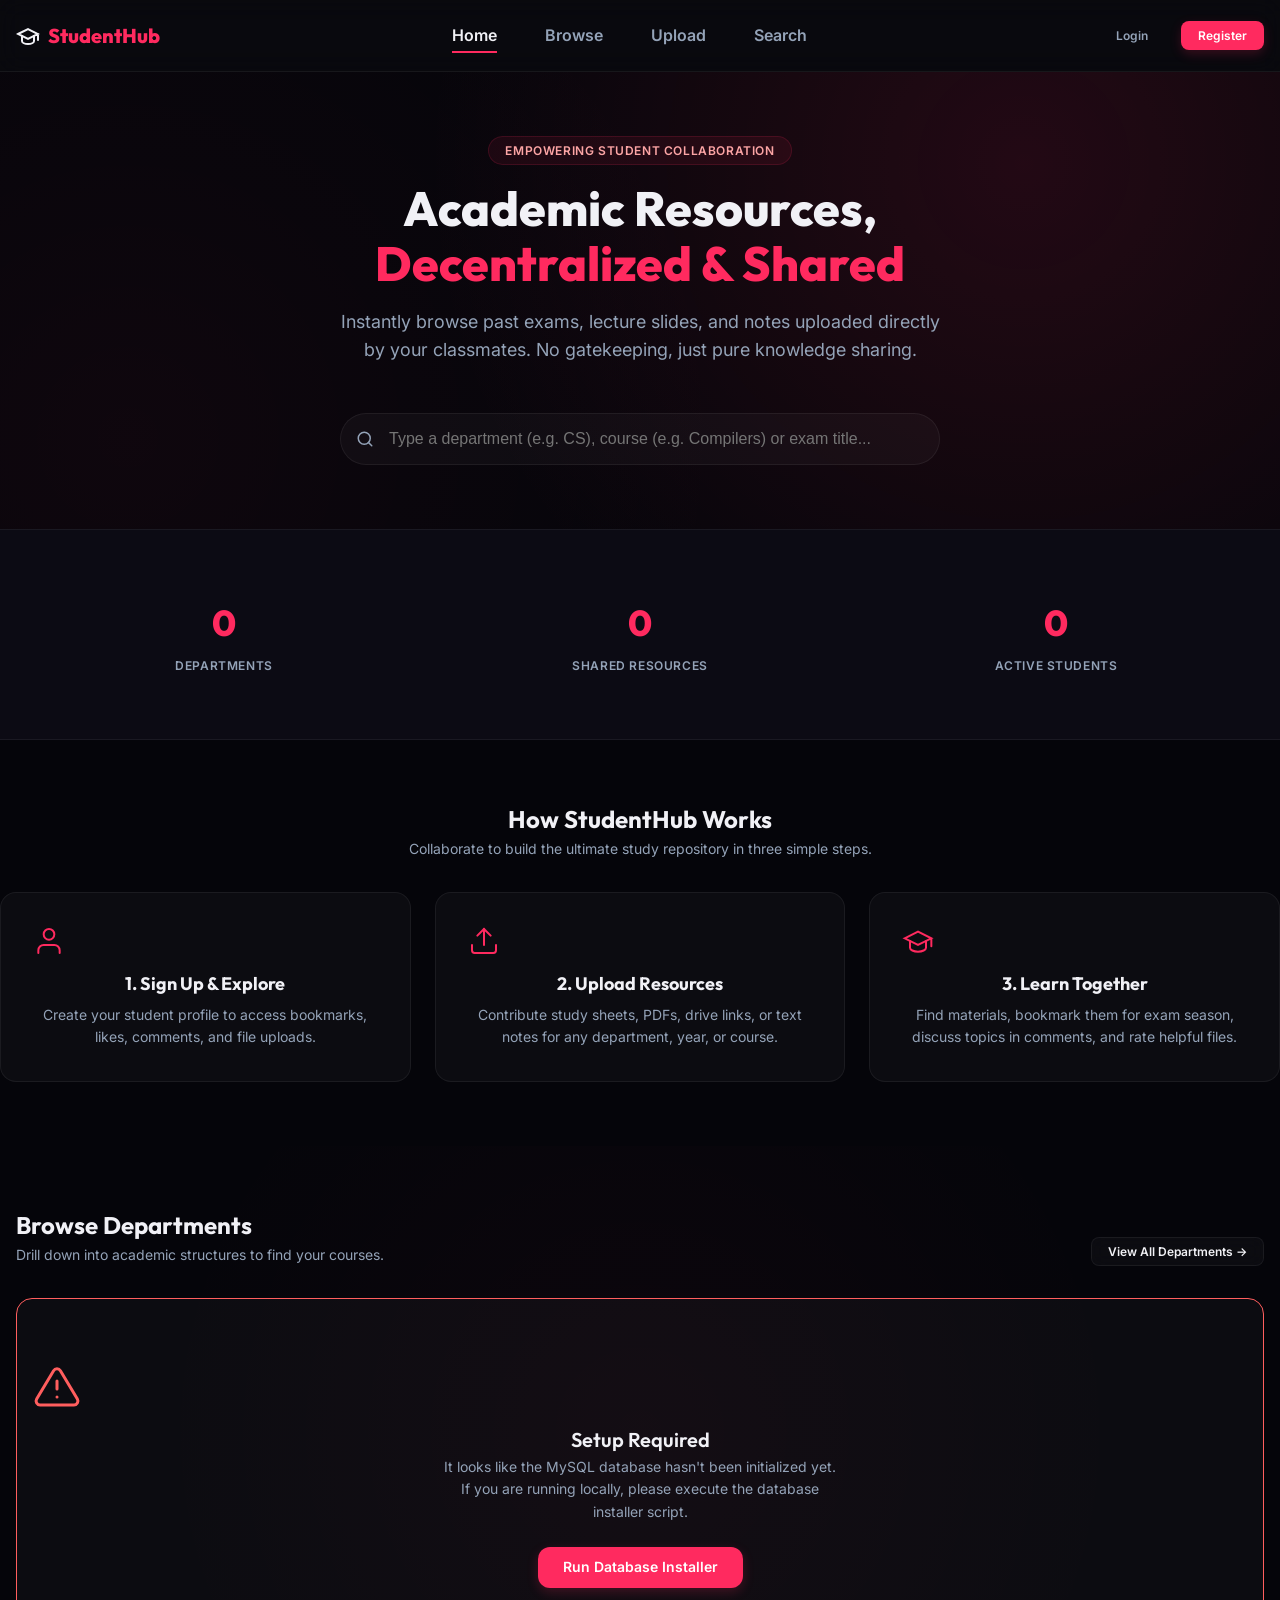
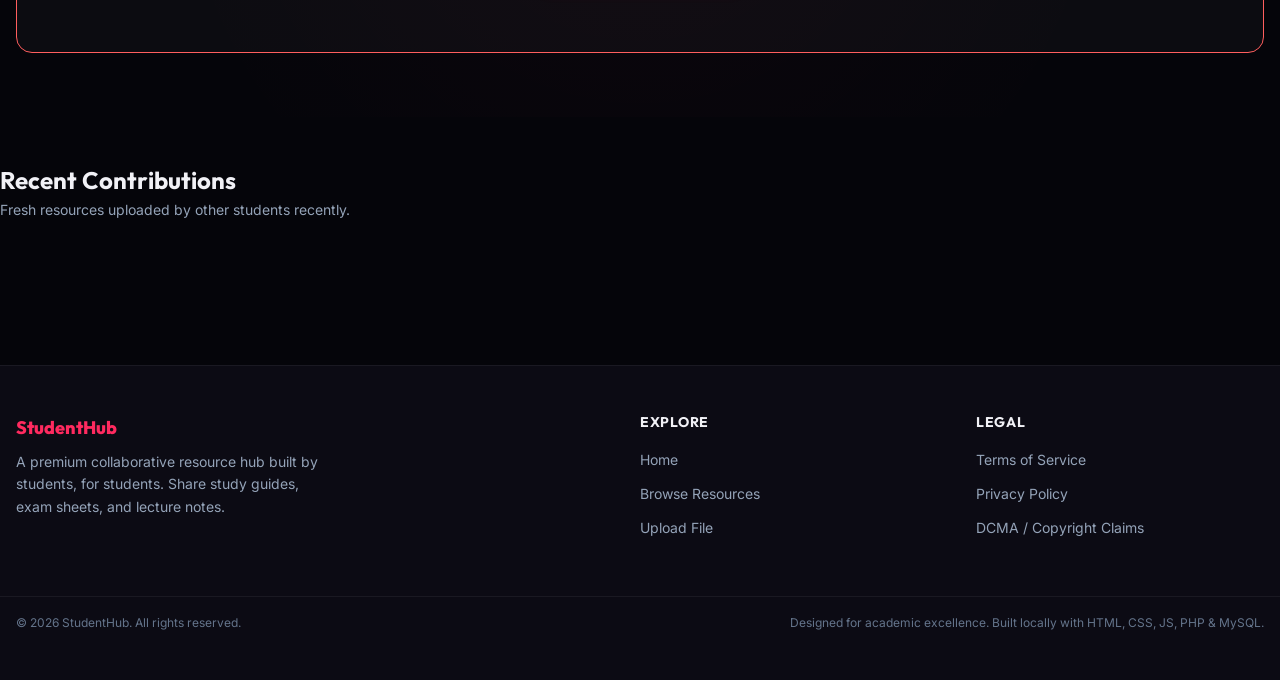
<file: index.html>
<!DOCTYPE html>
<html lang="en">
<head>
    <meta charset="UTF-8">
    <meta name="viewport" content="width=device-width, initial-scale=1.0">
    <title>StudentHub - Collaborate and Share Study Resources</title>
    
    <!-- CSS Design System -->
    <link rel="stylesheet" href="css/variables.css">
    <link rel="stylesheet" href="css/base.css">
    <link rel="stylesheet" href="css/components.css">
    <link rel="stylesheet" href="css/layout.css">
    <link rel="stylesheet" href="css/animations.css">
    
    <!-- Page Specific Styles -->
    <link rel="stylesheet" href="css/pages/landing.css">
</head>
<body>

    <header></header>

    <main>
        
        <!-- Hero Section -->
        <section class="hero">
            <div class="container hero-content animate-fadeInUp">
                <span class="hero-tag">Empowering Student Collaboration</span>
                <h1 class="hero-title">Academic Resources,<br><span>Decentralized & Shared</span></h1>
                <p class="hero-subtitle">Instantly browse past exams, lecture slides, and notes uploaded directly by your classmates. No gatekeeping, just pure knowledge sharing.</p>
                
                <div class="hero-search-wrapper">
                    <div class="search-container">
                        <button class="search-icon-btn"><svg width="18" height="18" viewBox="0 0 24 24" fill="none" stroke="currentColor" stroke-width="2" stroke-linecap="round"><circle cx="11" cy="11" r="8"/><line x1="21" y1="21" x2="16.65" y2="16.65"/></svg></button>
                        <input type="text" id="global-search-input" class="search-input" placeholder="Type a department (e.g. CS), course (e.g. Compilers) or exam title..." autocomplete="off">
                        <div class="search-dropdown" id="global-search-dropdown"></div>
                    </div>
                </div>
            </div>
        </section>

        <!-- Stats Ribbon -->
        <section class="stats-ribbon">
            <div class="container stats-grid">
                <div class="stat-card">
                    <div class="stat-value" id="stat-depts">0</div>
                    <div class="stat-label">Departments</div>
                </div>
                <div class="stat-card">
                    <div class="stat-value" id="stat-resources">0</div>
                    <div class="stat-label">Shared Resources</div>
                </div>
                <div class="stat-card">
                    <div class="stat-value" id="stat-members">0</div>
                    <div class="stat-label">Active Students</div>
                </div>
            </div>
        </section>

        <!-- How It Works / Features -->
        <section class="container features-section">
            <div class="text-center mb-5">
                <h2 class="section-title">How StudentHub Works</h2>
                <p class="section-subtitle">Collaborate to build the ultimate study repository in three simple steps.</p>
            </div>
            
            <div class="grid grid-3 gap-lg">
                <div class="feature-card animate-fadeInUp delay-100">
                    <div class="feature-icon"><svg width="32" height="32" viewBox="0 0 24 24" fill="none" stroke="currentColor" stroke-width="1.5" stroke-linecap="round"><path d="M20 21v-2a4 4 0 0 0-4-4H8a4 4 0 0 0-4 4v2"/><circle cx="12" cy="7" r="4"/></svg></div>
                    <h3 class="feature-title">1. Sign Up & Explore</h3>
                    <p class="feature-desc">Create your student profile to access bookmarks, likes, comments, and file uploads.</p>
                </div>
                <div class="feature-card animate-fadeInUp delay-200">
                    <div class="feature-icon"><svg width="32" height="32" viewBox="0 0 24 24" fill="none" stroke="currentColor" stroke-width="1.5" stroke-linecap="round"><path d="M21 15v4a2 2 0 0 1-2 2H5a2 2 0 0 1-2-2v-4"/><polyline points="17 8 12 3 7 8"/><line x1="12" y1="3" x2="12" y2="15"/></svg></div>
                    <h3 class="feature-title">2. Upload Resources</h3>
                    <p class="feature-desc">Contribute study sheets, PDFs, drive links, or text notes for any department, year, or course.</p>
                </div>
                <div class="feature-card animate-fadeInUp delay-300">
                    <div class="feature-icon"><svg width="32" height="32" viewBox="0 0 24 24" fill="none" stroke="currentColor" stroke-width="1.5" stroke-linecap="round"><path d="M22 10v6M2 10l10-5 10 5-10 5z"/><path d="M6 12v5c0 1.7 2.7 3 6 3s6-1.3 6-3v-5"/></svg></div>
                    <h3 class="feature-title">3. Learn Together</h3>
                    <p class="feature-desc">Find materials, bookmark them for exam season, discuss topics in comments, and rate helpful files.</p>
                </div>
            </div>
        </section>

        <!-- Featured Departments Preview -->
        <section class="depts-section">
            <div class="container">
                <div class="dept-header">
                    <div>
                        <h2 class="section-title">Browse Departments</h2>
                        <p class="section-subtitle" style="margin-bottom:0;">Drill down into academic structures to find your courses.</p>
                    </div>
                    <a href="browse.html" class="btn btn-secondary btn-sm">View All Departments →</a>
                </div>
                
                <div id="featured-depts-container">
                    <!-- Loaded dynamically via landing page script -->
                </div>
            </div>
        </section>

        <!-- Recent Uploads Section -->
        <section class="container section">
            <div class="mb-5">
                <h2 class="section-title">Recent Contributions</h2>
                <p class="section-subtitle">Fresh resources uploaded by other students recently.</p>
            </div>
            
            <div id="recent-uploads-container">
                <!-- Loaded dynamically via landing page script -->
            </div>
        </section>

    </main>

    <footer></footer>

    <!-- Shared Utilities -->
    <script src="js/config.js?v=200"></script>
    <script src="js/utils.js?v=200"></script>
    <script src="js/api.js?v=200"></script>
    <script src="js/components.js?v=200"></script>
    
    <!-- Home Page Logic & Live Search -->
    <script src="js/search.js?v=200"></script>
    <script>
        document.addEventListener('DOMContentLoaded', async () => {
            // Load stats and content dynamically
            const deptsContainer = document.getElementById('featured-depts-container');
            const recentContainer = document.getElementById('recent-uploads-container');
            
            // Set skeletons
            renderSkeleton(deptsContainer, 3, 'card');
            renderSkeleton(recentContainer, 4, 'card');

            try {
                // Fetch stats for counters
                const statsRes = await apiGet('/admin/stats.php');
                if (statsRes && statsRes.success) {
                    animateCounter(document.getElementById('stat-depts'), statsRes.data.departments, 1000);
                    animateCounter(document.getElementById('stat-resources'), statsRes.data.resources, 1000);
                    animateCounter(document.getElementById('stat-members'), statsRes.data.users, 1000);
                } else {
                    // Fallbacks
                    document.getElementById('stat-depts').textContent = '—';
                    document.getElementById('stat-resources').textContent = '—';
                    document.getElementById('stat-members').textContent = '—';
                }

                // Fetch departments
                const deptsRes = await apiGet('/departments/list.php');
                if (deptsRes && deptsRes.success && deptsRes.data.length > 0) {
                    let html = '<div class="card-grid">';
                    // Show top 3
                    deptsRes.data.slice(0, 3).forEach(dept => {
                        const grad = generateGradient(dept.gradient_seed || dept.name);
                        html += createCard({
                            cover: dept.cover_image,
                            coverGradient: grad,
                            title: dept.name,
                            subtitle: dept.description || 'No description provided.',
                            badges: [{ text: 'Department', type: 'primary' }],
                            url: `department.html?id=${dept.id}`,
                            stats: [
                                { icon: '', value: `${dept.course_count || 0} Courses` }
                            ]
                        });
                    });
                    html += '</div>';
                    deptsContainer.innerHTML = html;
                } else {
                    renderEmptyState(deptsContainer, {
                        icon: '',
                        title: 'No Departments Created Yet',
                        message: 'Get started by creating a new academic department!',
                        actionText: 'Browse and Create',
                        actionUrl: 'browse.html'
                    });
                }

                // Fetch recent resources
                const recentRes = await apiGet('/resources/search.php?limit=4');
                if (recentRes && recentRes.success && recentRes.data.length > 0) {
                    let html = '<div class="card-grid">';
                    recentRes.data.forEach(res => {
                        const typeBadge = res.resource_type === 'pdf' ? 'PDF Document' : (res.resource_type === 'link' ? 'External Link' : 'Text Note');
                        const examBadge = res.exam_type.toUpperCase();
                        
                        // Create download button based on resource type
                        let actionButton = '';
                        if (res.resource_type === 'pdf' && res.file_path) {
                            actionButton = `<a href="api/resources/download.php?id=${res.id}" class="btn btn-primary btn-sm" style="margin-top: var(--space-md); display: inline-block;" onclick="event.stopPropagation()">📥 Download PDF</a>`;
                        } else if (res.resource_type === 'link' && res.external_link) {
                            actionButton = `<a href="${res.external_link}" target="_blank" class="btn btn-primary btn-sm" style="margin-top: var(--space-md); display: inline-block;" onclick="event.stopPropagation()">🔗 Open Link</a>`;
                        } else if (res.resource_type === 'text' || res.resource_type === 'note') {
                            actionButton = `<span class="badge badge-info" style="margin-top: var(--space-md); display: inline-block;">📝 View Note</span>`;
                        }
                        
                        const coverStyle = res.cover_image 
                            ? `background-image: url('${res.cover_image}'); background-size: cover; background-position: center;`
                            : `background: ${generateGradient(res.gradient_seed || res.title)};`;
                        
                        html += `
                            <div onclick="window.location.href='resource.html?id=${res.id}'" class="card">
                                <div class="card-cover" style="${coverStyle}" id="cover-${res.id}">
                                    <span class="badge badge-secondary card-badge">${escapeHtml(typeBadge)}</span>
                                    <span class="badge badge-warning card-badge" style="right: var(--space-xs);">${escapeHtml(examBadge)}</span>
                                    <div class="cover-icon-overlay">
                                        ${res.resource_type === 'pdf' ? '📄' : (res.resource_type === 'link' ? '🔗' : '📝')}
                                    </div>
                                </div>
                                <div class="card-body">
                                    <h3 class="card-title">${escapeHtml(res.title)}</h3>
                                    <p class="card-text">${escapeHtml(res.description || 'No description.')}</p>
                                    ${actionButton}
                                </div>
                                <div class="card-footer">
                                    <div style="display: flex; gap: var(--space-md); font-size: var(--text-xs); color: var(--text-secondary);">
                                        <span>${res.like_count || 0} Likes</span>
                                        <span>${res.view_count || 0} Views</span>
                                    </div>
                                </div>
                            </div>
                        `;
                    });
                    html += '</div>';
                    recentContainer.innerHTML = html;
                    
                    // Render PDF thumbnails dynamically
                    recentRes.data.forEach(res => {
                        if (res.resource_type === 'pdf' && res.file_path) {
                            const coverEl = document.getElementById(`cover-${res.id}`);
                            if (coverEl) {
                                renderPdfThumbnail(res.file_path, coverEl);
                            }
                        }
                    });
                } else {
                    renderEmptyState(recentContainer, {
                        icon: '',
                        title: 'No Resources Uploaded Yet',
                        message: 'Be the first to upload an exam sheet or study notes!',
                        actionText: 'Upload Resource',
                        actionUrl: 'upload.html'
                    });
                }

            } catch (err) {
                console.error(err);
                // In case installation is not completed, notify about setup
                deptsContainer.innerHTML = `
                    <div class="empty-state animate-fadeIn" style="border-color: var(--accent-warning);">
                        <div class="empty-state-icon"><svg width="48" height="48" viewBox="0 0 24 24" fill="none" stroke="var(--accent-warning)" stroke-width="1.5" stroke-linecap="round"><path d="M10.29 3.86L1.82 18a2 2 0 0 0 1.71 3h16.94a2 2 0 0 0 1.71-3L13.71 3.86a2 2 0 0 0-3.42 0z"/><line x1="12" y1="9" x2="12" y2="13"/><line x1="12" y1="17" x2="12.01" y2="17"/></svg></div>
                        <h3 class="empty-state-title">Setup Required</h3>
                        <p class="empty-state-message">It looks like the MySQL database hasn't been initialized yet. If you are running locally, please execute the database installer script.</p>
                        <a href="api/setup/install.php" target="_blank" class="btn btn-primary">Run Database Installer</a>
                    </div>
                `;
                recentContainer.innerHTML = '';
            }
        });
    </script>
</body>
</html>
</file>
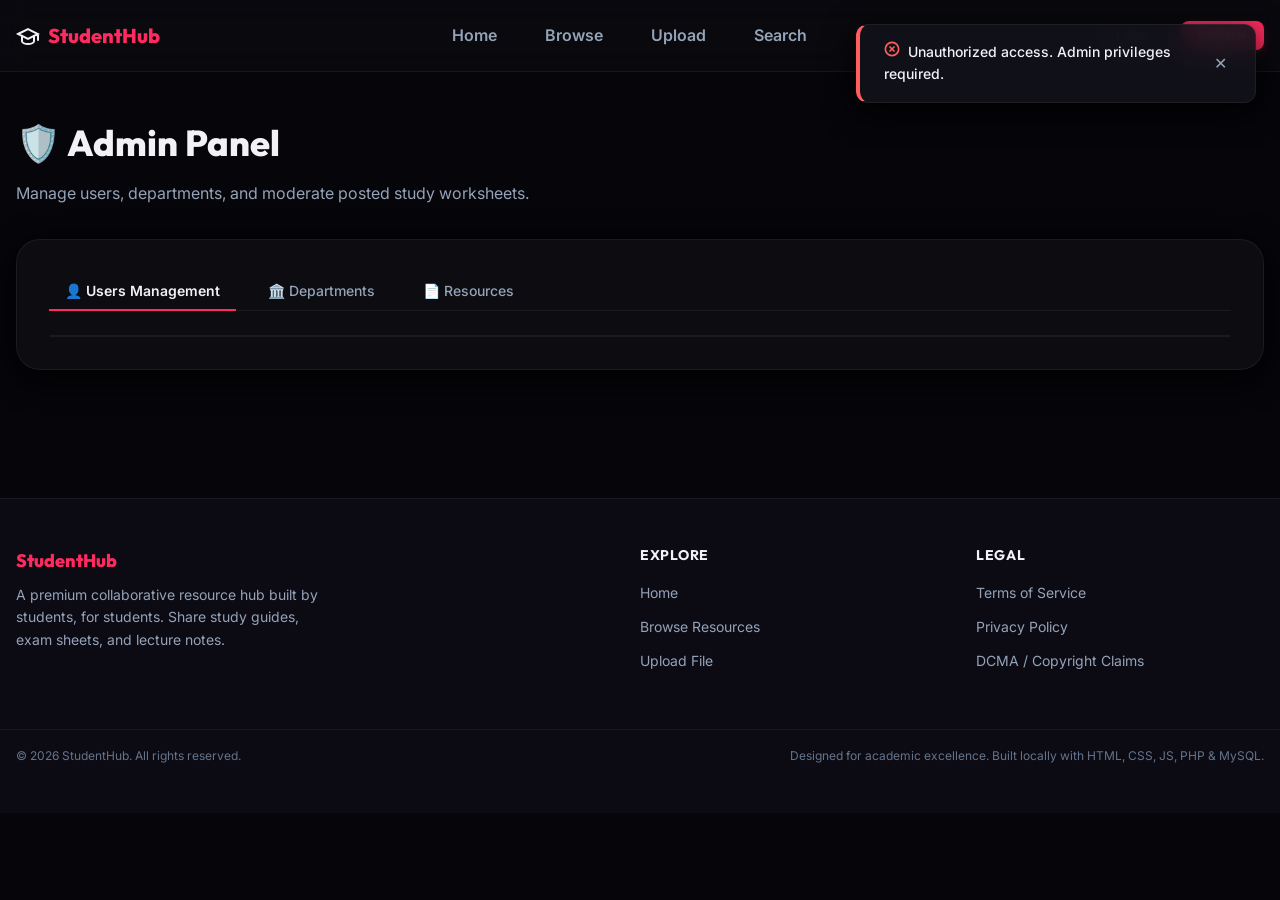
<file: admin.html>
<!DOCTYPE html>
<html lang="en">
<head>
    <meta charset="UTF-8">
    <meta name="viewport" content="width=device-width, initial-scale=1.0">
    <title>Admin Dashboard - StudentHub</title>
    
    <!-- CSS Design System -->
    <link rel="stylesheet" href="css/variables.css">
    <link rel="stylesheet" href="css/base.css">
    <link rel="stylesheet" href="css/components.css">
    <link rel="stylesheet" href="css/layout.css">
    <link rel="stylesheet" href="css/animations.css">
    
    <!-- Page Specific Styles -->
    <link rel="stylesheet" href="css/pages/admin.css">
</head>
<body>

    <header></header>

    <main class="container page-content" style="margin-top: var(--space-2xl);">
        
        <!-- Page Title Header -->
        <div class="mb-5">
            <h1 style="font-family: var(--font-heading);">🛡️ Admin Panel</h1>
            <p style="color: var(--text-secondary);">Manage users, departments, and moderate posted study worksheets.</p>
        </div>

        <!-- Main Layout wrapper -->
        <div class="admin-layout animate-fadeInUp">
            
            <!-- Tabs Navigation -->
            <div class="tabs" style="margin-bottom: var(--space-lg);">
                <div class="tab active" id="tab-users">👤 Users Management</div>
                <div class="tab" id="tab-depts">🏛️ Departments</div>
                <div class="tab" id="tab-resources">📄 Resources</div>
            </div>

            <!-- Dynamic Table Wrapper -->
            <div id="admin-table-wrapper" class="admin-table-container">
                <!-- Loaded dynamically via JS -->
            </div>

        </div>
    </main>

    <footer></footer>

    <!-- Shared Utilities -->
    <script src="js/config.js?v=200"></script>
    <script src="js/utils.js?v=200"></script>
    <script src="js/api.js?v=200"></script>
    <script src="js/components.js?v=200"></script>
    <script src="js/router.js?v=200"></script>

    <!-- Page Specific Script -->
    <script src="js/admin.js?v=200"></script>

</body>
</html>
</file>
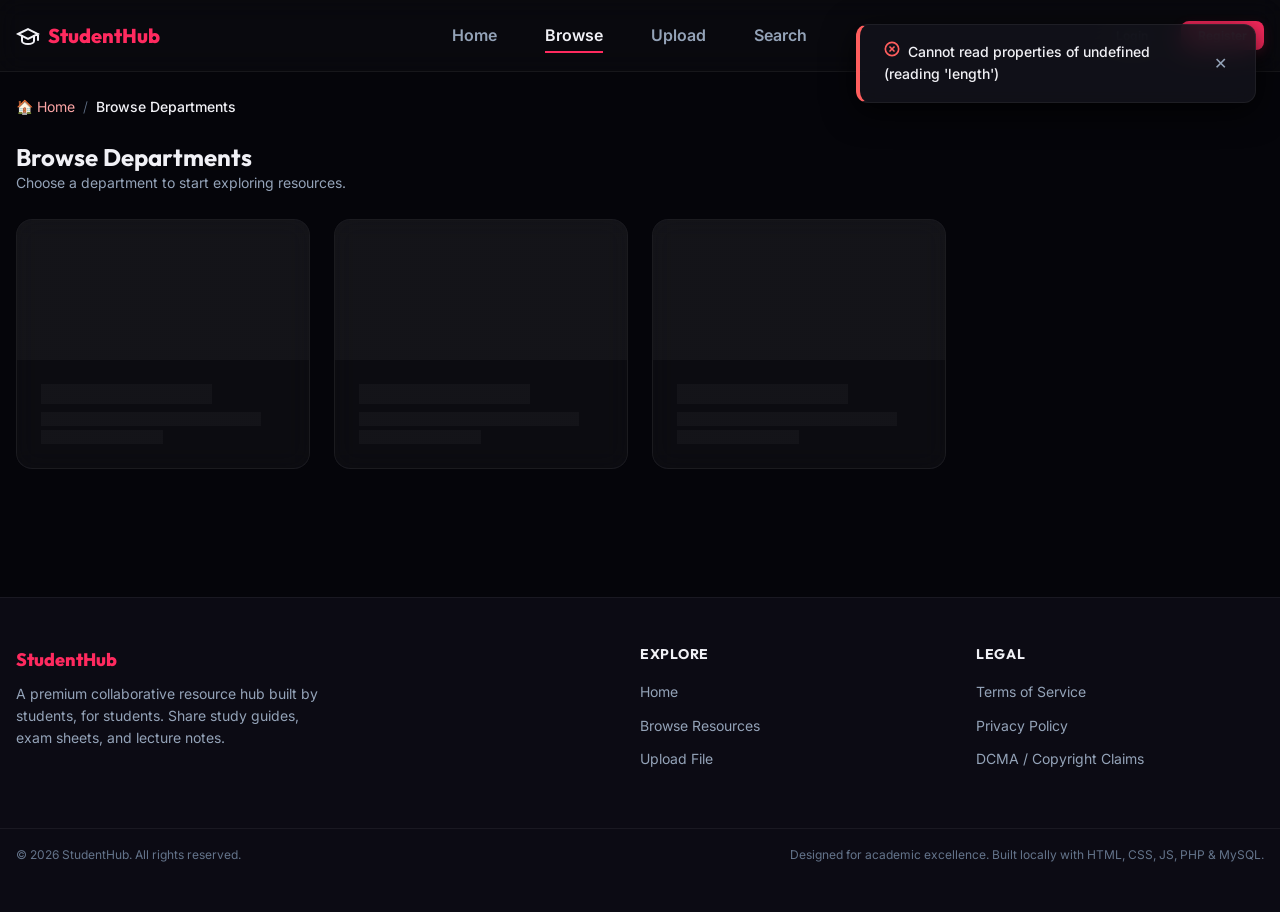
<file: browse.html>
<!DOCTYPE html>
<html lang="en">
<head>
    <meta charset="UTF-8">
    <meta name="viewport" content="width=device-width, initial-scale=1.0">
    <title>Departments - StudentHub</title>
    
    <!-- CSS Design System -->
    <link rel="stylesheet" href="css/variables.css">
    <link rel="stylesheet" href="css/base.css">
    <link rel="stylesheet" href="css/components.css">
    <link rel="stylesheet" href="css/layout.css">
    <link rel="stylesheet" href="css/animations.css">
    
    <!-- Page Specific Styles -->
    <link rel="stylesheet" href="css/pages/browse.css">
</head>
<body>

    <header></header>

    <!-- Top Breadcrumbs Section -->
    <div class="container mt-4">
        <ol class="breadcrumb" id="breadcrumb-list">
            <li class="breadcrumb-item"><a href="index.html">🏠 Home</a></li>
            <span class="breadcrumb-separator">/</span>
            <li class="breadcrumb-item active">Browse Departments</li>
        </ol>
    </div>

    <!-- Main Content Area -->
    <main class="container page-content">
        <div id="browse-content-container">
            <!-- Dynamic elements render here -->
        </div>
    </main>

    <footer></footer>

    <!-- Shared Utilities -->
    <script src="js/config.js?v=200"></script>
    <script src="js/utils.js?v=200"></script>
    <script src="js/api.js?v=200"></script>
    <script src="js/components.js?v=200"></script>
    <script src="js/router.js?v=200"></script>
    
    <!-- Browse Logic -->
    <script src="js/browse.js?v=200"></script>

</body>
</html>
</file>
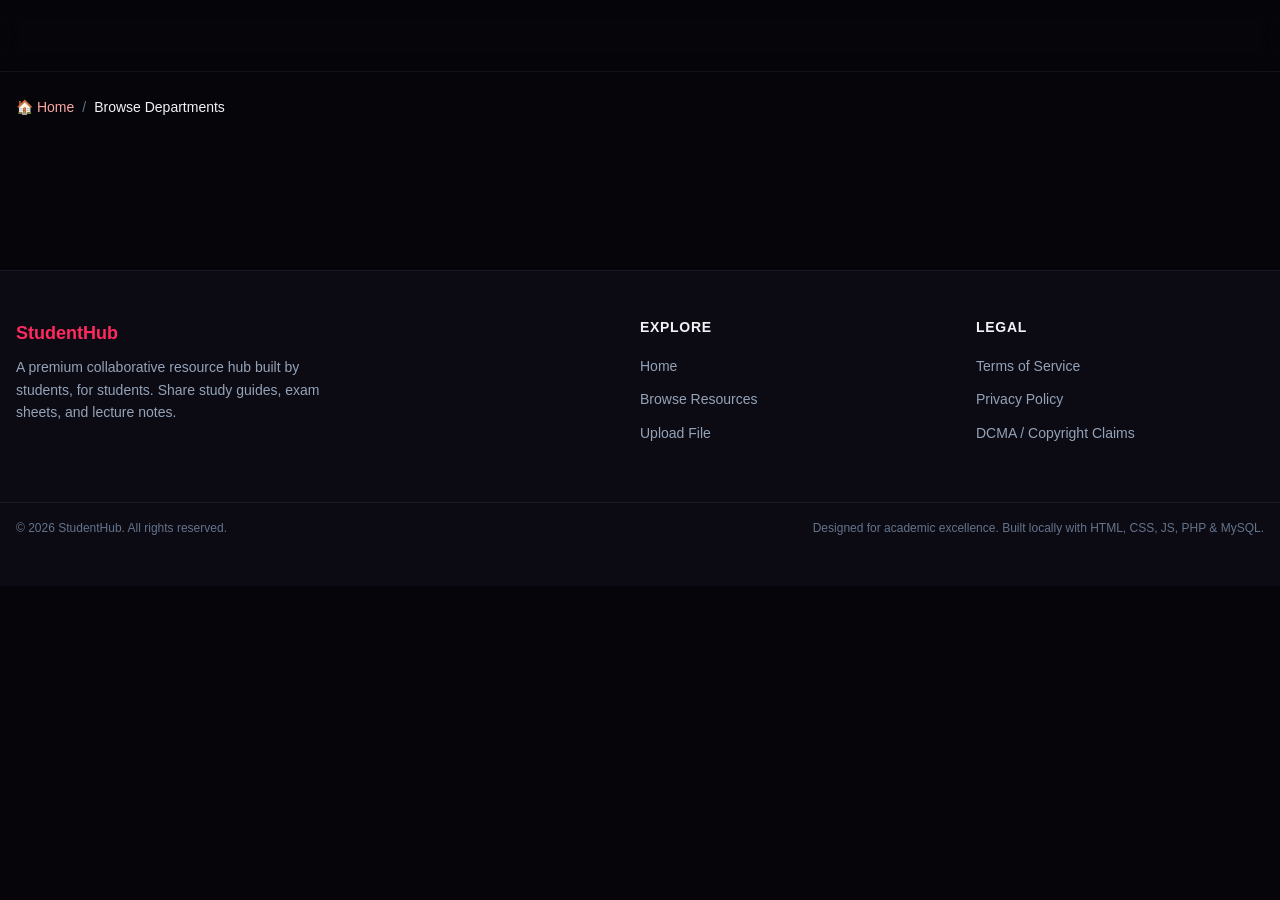
<file: course.html>
﻿<!DOCTYPE html>
<html lang="en">
<head>
    <meta charset="UTF-8">
    <meta name="viewport" content="width=device-width, initial-scale=1.0">
    <title>Course Repository - StudentHub</title>
    
    <!-- CSS Design System -->
    <link rel="stylesheet" href="css/variables.css">
    <link rel="stylesheet" href="css/base.css">
    <link rel="stylesheet" href="css/components.css">
    <link rel="stylesheet" href="css/layout.css">
    <link rel="stylesheet" href="css/animations.css">
    
    <!-- Page Specific Styles -->
    <link rel="stylesheet" href="css/pages/browse.css">
</head>
<body>

    <header></header>

    <!-- Page Header Banner Area -->
    <div class="container mt-4" id="browse-page-header">
        <!-- Banner loaded via JS -->
    </div>

    <!-- Main Content Area -->
    <main class="container page-content">
        <div id="browse-content-container">
            <!-- Resources loaded here -->
        </div>
    </main>

    <footer></footer>

    <!-- Shared Utilities -->
    <script src="js/config.js?v=200"></script>
    <script src="js/utils.js?v=200"></script>
    <script src="js/api.js?v=200"></script>
    <script src="js/components.js?v=200"></script>
    <script src="js/router.js?v=200"></script>
    
    <!-- Browse Logic -->
    <script src="js/browse.js?v=200"></script>

</body>
</html>
</file>
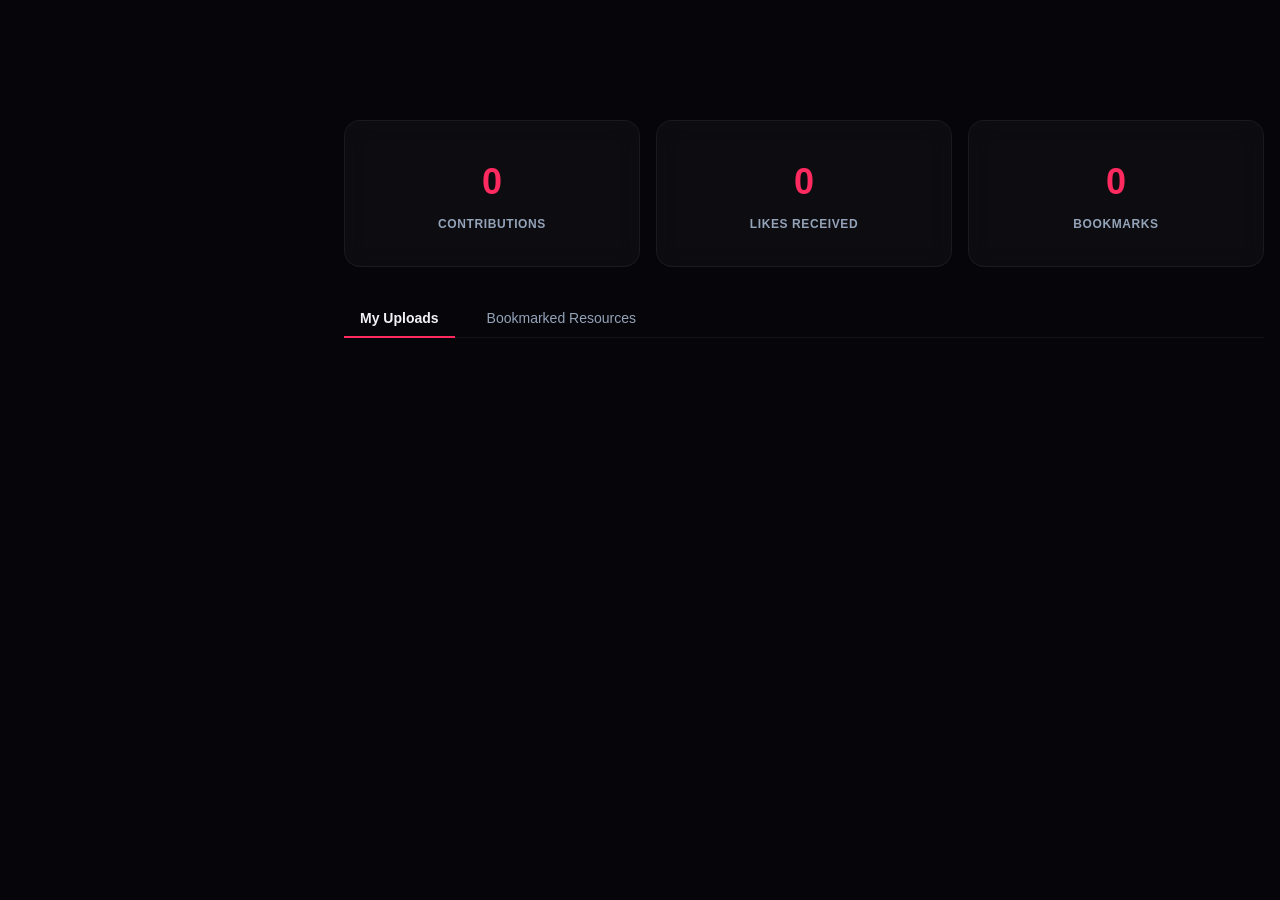
<file: dashboard.html>
﻿<!DOCTYPE html>
<html lang="en">
<head>
    <meta charset="UTF-8">
    <meta name="viewport" content="width=device-width, initial-scale=1.0">
    <title>Dashboard - StudentHub</title>
    
    <!-- CSS Design System -->
    <link rel="stylesheet" href="css/variables.css">
    <link rel="stylesheet" href="css/base.css">
    <link rel="stylesheet" href="css/components.css">
    <link rel="stylesheet" href="css/layout.css">
    <link rel="stylesheet" href="css/animations.css">
    
    <!-- Page Specific Styles -->
    <link rel="stylesheet" href="css/pages/dashboard.css">
</head>
<body>

    <header></header>

    <main class="container page-content" style="margin-top: var(--space-2xl);">
        
        <div class="dashboard-layout">
            
            <!-- Left Side: Public Profile Stats Card -->
            <aside class="profile-card animate-fadeInUp">
                <div class="profile-avatar-wrapper">
                    <div class="avatar avatar-lg" id="profile-avatar" style="font-size: var(--text-3xl);">U</div>
                </div>
                <div>
                    <h2 class="profile-username" id="profile-username">Loading...</h2>
                    <p class="profile-email" id="profile-email">...</p>
                    <span class="badge badge-primary mt-2" id="profile-role">Student</span>
                </div>
                
                <div class="profile-meta-info">
                    <div>Joined: <span id="profile-joined" style="color: var(--text-secondary);">...</span></div>
                </div>
            </aside>

            <!-- Right Side: Navigation Tabs and Card Grids -->
            <section style="flex: 1;">
                
                <!-- Dashboard Stats Highlights Row -->
                <div class="dashboard-stats-grid">
                    <div class="card stat-card animate-fadeInUp delay-100">
                        <div class="stat-value" id="highlight-uploads">0</div>
                        <div class="stat-label">Contributions</div>
                    </div>
                    <div class="card stat-card animate-fadeInUp delay-200">
                        <div class="stat-value" id="highlight-likes">0</div>
                        <div class="stat-label">Likes Received</div>
                    </div>
                    <div class="card stat-card animate-fadeInUp delay-300">
                        <div class="stat-value" id="highlight-bookmarks">0</div>
                        <div class="stat-label">Bookmarks</div>
                    </div>
                </div>

                <!-- Tabs Navigation -->
                <div class="tabs">
                    <div class="tab active" id="tab-uploads">My Uploads</div>
                    <div class="tab" id="tab-bookmarks">Bookmarked Resources</div>
                </div>

                <!-- Tab Grid Container -->
                <div id="dashboard-items-container">
                    <!-- Cards list populated dynamically -->
                </div>

            </section>

        </div>
    </main>

    <footer></footer>

    <!-- Shared Utilities -->
    <script src="js/config.js?v=200"></script>
    <script src="js/utils.js?v=200"></script>
    <script src="js/api.js?v=200"></script>
    <script src="js/components.js?v=200"></script>
    <script src="js/router.js?v=200"></script>

    <!-- Page Specific Script -->
    <script src="js/dashboard.js?v=200"></script>

</body>
</html>
</file>
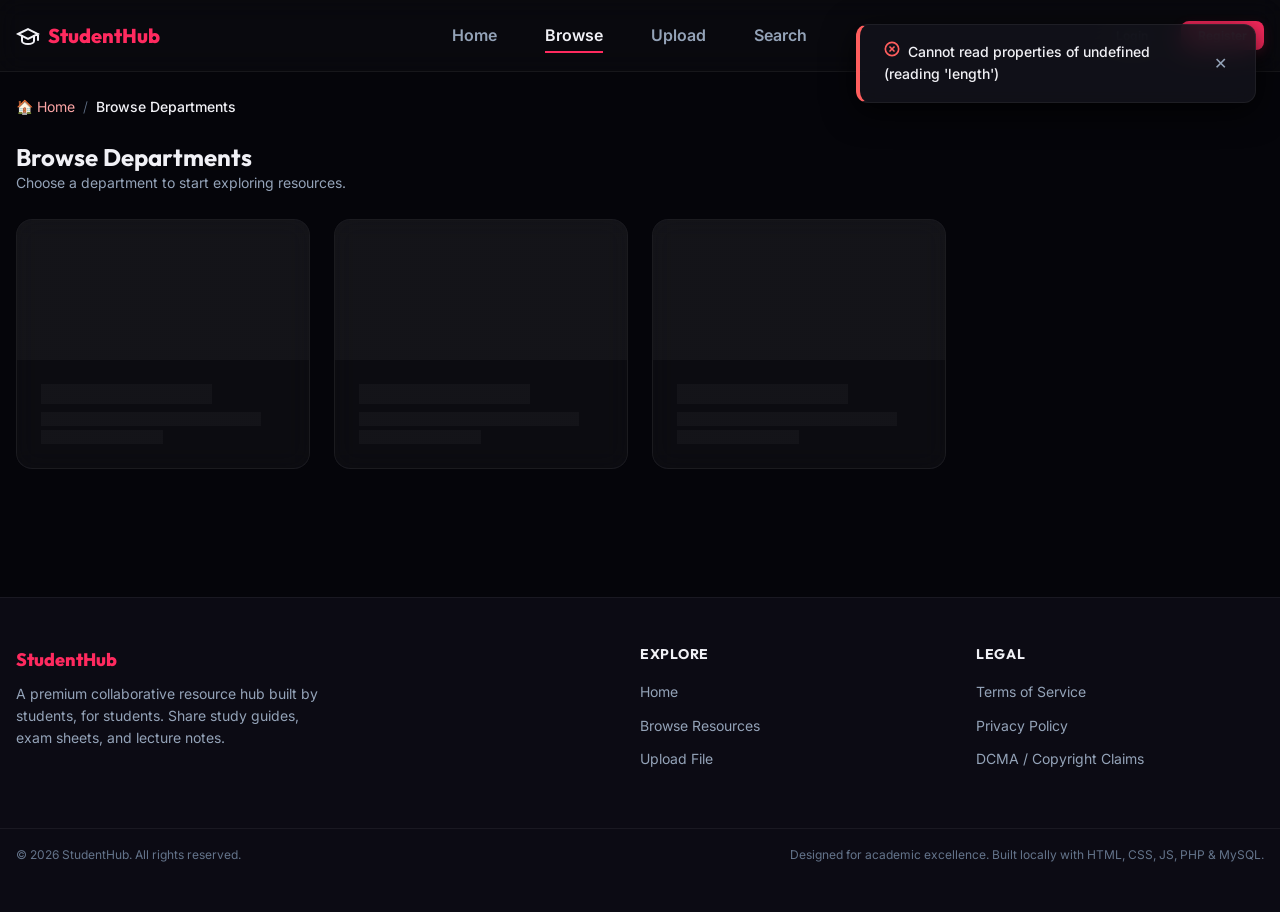
<file: department.html>
﻿<!DOCTYPE html>
<html lang="en">
<head>
    <meta charset="UTF-8">
    <meta name="viewport" content="width=device-width, initial-scale=1.0">
    <title>Department View - StudentHub</title>
    
    <!-- CSS Design System -->
    <link rel="stylesheet" href="css/variables.css">
    <link rel="stylesheet" href="css/base.css">
    <link rel="stylesheet" href="css/components.css">
    <link rel="stylesheet" href="css/layout.css">
    <link rel="stylesheet" href="css/animations.css">
    
    <!-- Page Specific Styles -->
    <link rel="stylesheet" href="css/pages/browse.css">
</head>
<body>

    <header></header>

    <!-- Page Header Banner Area -->
    <div class="container mt-4" id="browse-page-header">
        <!-- Banner loaded via JS -->
    </div>

    <!-- Main Content Area -->
    <main class="container page-content">
        <div id="browse-content-container">
            <!-- Dynamic years loaded here -->
        </div>
    </main>

    <footer></footer>

    <!-- Shared Utilities -->
    <script src="js/config.js?v=200"></script>
    <script src="js/utils.js?v=200"></script>
    <script src="js/api.js?v=200"></script>
    <script src="js/components.js?v=200"></script>
    <script src="js/router.js?v=200"></script>
    
    <!-- Browse Logic -->
    <script src="js/browse.js?v=200"></script>

</body>
</html>
</file>
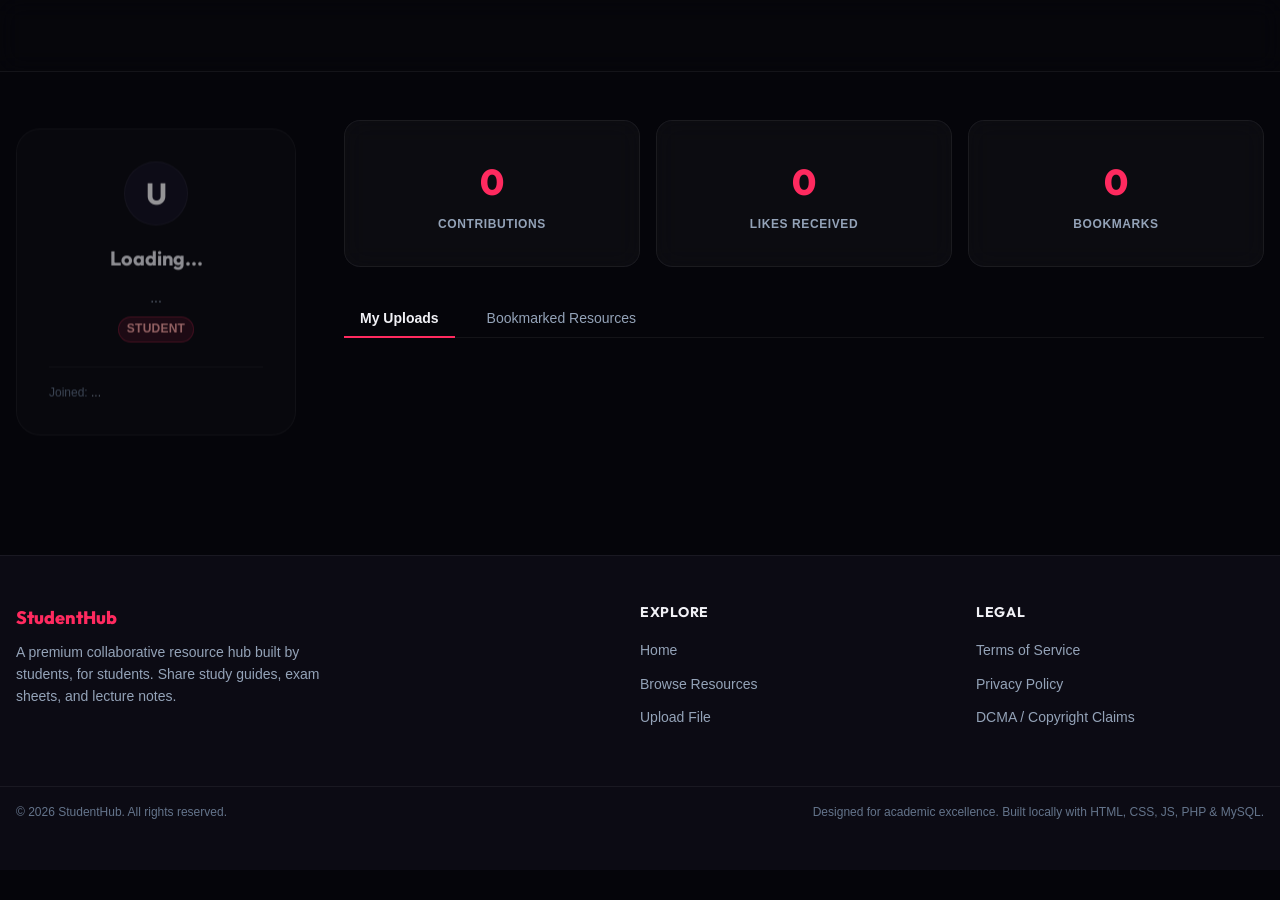
<file: login.html>
﻿<!DOCTYPE html>
<html lang="en">
<head>
    <meta charset="UTF-8">
    <meta name="viewport" content="width=device-width, initial-scale=1.0">
    <title>Login - StudentHub</title>
    
    <!-- CSS Design System -->
    <link rel="stylesheet" href="css/variables.css">
    <link rel="stylesheet" href="css/base.css">
    <link rel="stylesheet" href="css/components.css">
    <link rel="stylesheet" href="css/layout.css">
    <link rel="stylesheet" href="css/animations.css">
    
    <!-- Page Specific Style -->
    <link rel="stylesheet" href="css/pages/auth.css">
</head>
<body>

    <header></header>

    <main class="auth-page">
        <div class="auth-container animate-scaleIn">
            
            <!-- Left Sidebar Graphic -->
            <div class="auth-sidebar">
                <div class="auth-sidebar-logo">🎓 StudentHub</div>
                <div class="auth-sidebar-tagline">
                    <h2>Welcome Back!</h2>
                    <p>Log in to access your dashboard, see bookmarked study sheets, and check out new uploads from your peers.</p>
                </div>
                <div class="auth-sidebar-footer">
                    StudentHub - Local College Knowledge Base
                </div>
            </div>

            <!-- Right Form Section -->
            <div class="auth-form-container">
                <div class="auth-header">
                    <h1 class="auth-title">Sign In</h1>
                    <p class="auth-subtitle">Enter your credentials to continue your prep.</p>
                </div>

                <form id="login-form" novalidate>
                    
                    <!-- Username or Email -->
                    <div class="form-group" id="group-email">
                        <label for="email" class="form-label">Email or Username</label>
                        <input type="text" id="email" class="form-input" placeholder="e.g., student@college.edu or admin" required>
                        <div class="form-error" id="error-email">Please enter a valid email or username.</div>
                    </div>

                    <!-- Password -->
                    <div class="form-group" id="group-password">
                        <label for="password" class="form-label">Password</label>
                        <input type="password" id="password" class="form-input" placeholder="••••••••" required>
                        <div class="form-error" id="error-password">Password is required.</div>
                    </div>

                    <!-- Actions -->
                    <div class="form-group flex justify-between align-center" style="margin-top: var(--space-md);">
                        <label class="form-checkbox">
                            <input type="checkbox" id="remember">
                            <span class="checkbox-box"></span>
                            Remember me
                        </label>
                    </div>

                    <button type="submit" class="btn btn-primary" style="width: 100%;" id="btn-submit">
                        <span>🔑</span> Sign In
                    </button>

                </form>

                <div class="auth-footer">
                    Don't have an account? <a href="register.html">Sign Up</a>
                </div>
            </div>

        </div>
    </main>

    <footer></footer>

    <!-- Shared Utilities -->
    <script src="js/config.js?v=200"></script>
    <script src="js/utils.js?v=200"></script>
    <script src="js/api.js?v=200"></script>
    <script src="js/components.js?v=200"></script>
    
    <!-- Auth Logic -->
    <script src="js/auth.js?v=200"></script>

</body>
</html>
</file>
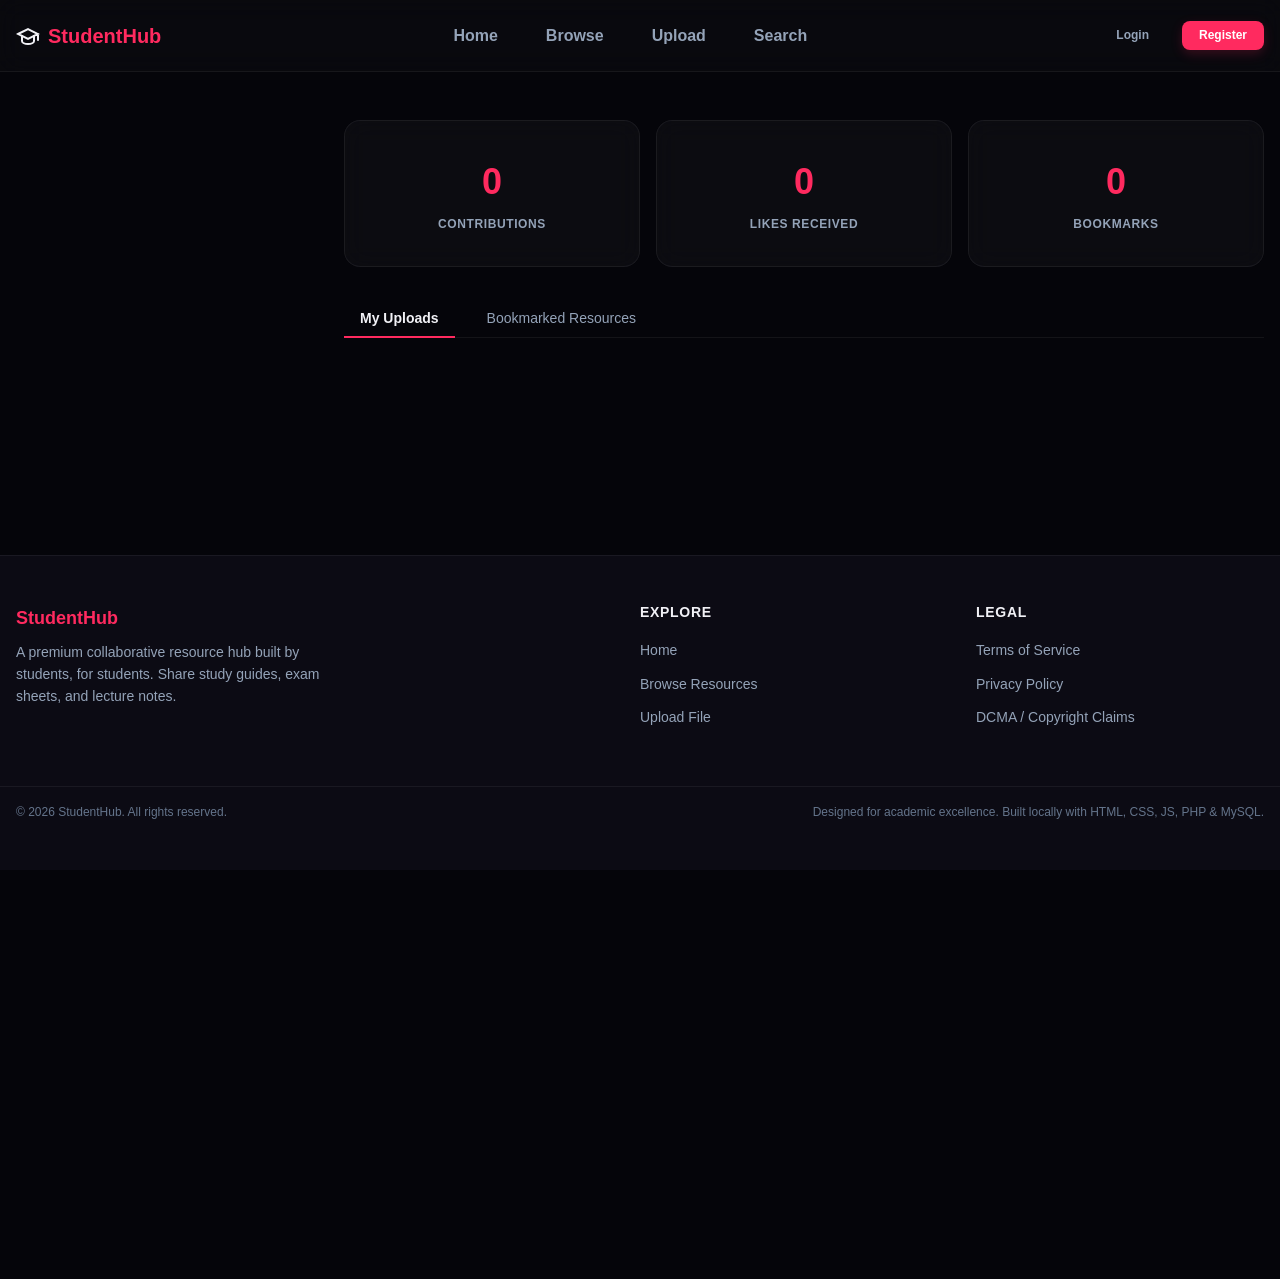
<file: register.html>
﻿<!DOCTYPE html>
<html lang="en">
<head>
    <meta charset="UTF-8">
    <meta name="viewport" content="width=device-width, initial-scale=1.0">
    <title>Register - StudentHub</title>
    
    <!-- CSS Design System -->
    <link rel="stylesheet" href="css/variables.css">
    <link rel="stylesheet" href="css/base.css">
    <link rel="stylesheet" href="css/components.css">
    <link rel="stylesheet" href="css/layout.css">
    <link rel="stylesheet" href="css/animations.css">
    
    <!-- Page Specific Style -->
    <link rel="stylesheet" href="css/pages/auth.css">
</head>
<body>

    <header></header>

    <main class="auth-page">
        <div class="auth-container animate-scaleIn">
            
            <!-- Left Sidebar Graphic -->
            <div class="auth-sidebar">
                <div class="auth-sidebar-logo">🎓 StudentHub</div>
                <div class="auth-sidebar-tagline">
                    <h2>Join Our Community</h2>
                    <p>Build the ultimate course library with your peers. Upload exam worksheets, save reference links, or browse content posted by other college students.</p>
                </div>
                <div class="auth-sidebar-footer">
                    StudentHub - Local College Knowledge Base
                </div>
            </div>

            <!-- Right Form Section -->
            <div class="auth-form-container">
                <div class="auth-header">
                    <h1 class="auth-title">Create Account</h1>
                    <p class="auth-subtitle">Get started by setting up a fresh profile.</p>
                </div>

                <form id="register-form" novalidate>
                    
                    <!-- Username -->
                    <div class="form-group" id="group-username">
                        <label for="username" class="form-label">Username</label>
                        <input type="text" id="username" class="form-input" placeholder="e.g., student123" required>
                        <div class="form-error" id="error-username">Username must be at least 3 characters.</div>
                    </div>

                    <!-- Email -->
                    <div class="form-group" id="group-email">
                        <label for="email" class="form-label">Email Address</label>
                        <input type="email" id="email" class="form-input" placeholder="e.g., student@college.edu" required>
                        <div class="form-error" id="error-email">Please enter a valid email address.</div>
                    </div>

                    <!-- Password -->
                    <div class="form-group" id="group-password">
                        <label for="password" class="form-label">Password</label>
                        <input type="password" id="password" class="form-input" placeholder="••••••••" required>
                        
                        <!-- Password Strength Visual Bar -->
                        <div class="password-strength" id="strength-meter">
                            <div class="password-strength-bar" id="strength-bar-1"></div>
                            <div class="password-strength-bar" id="strength-bar-2"></div>
                            <div class="password-strength-bar" id="strength-bar-3"></div>
                        </div>
                        <div class="form-hint" id="password-hint">Must be at least 8 characters with 1 number or uppercase letter.</div>
                        <div class="form-error" id="error-password">Password must fit the complexity requirements.</div>
                    </div>

                    <!-- Confirm Password -->
                    <div class="form-group" id="group-confirm-password">
                        <label for="confirm-password" class="form-label">Confirm Password</label>
                        <input type="password" id="confirm-password" class="form-input" placeholder="••••••••" required>
                        <div class="form-error" id="error-confirm-password">Passwords do not match.</div>
                    </div>

                    <button type="submit" class="btn btn-primary" style="width: 100%; margin-top: var(--space-sm);" id="btn-submit">
                        <span>🚀</span> Create Account
                    </button>

                </form>

                <div class="auth-footer">
                    Already have an account? <a href="login.html">Sign In</a>
                </div>
            </div>

        </div>
    </main>

    <footer></footer>

    <!-- Shared Utilities -->
    <script src="js/config.js?v=200"></script>
    <script src="js/utils.js?v=200"></script>
    <script src="js/api.js?v=200"></script>
    <script src="js/components.js?v=200"></script>
    
    <!-- Auth Logic -->
    <script src="js/auth.js?v=200"></script>

</body>
</html>
</file>
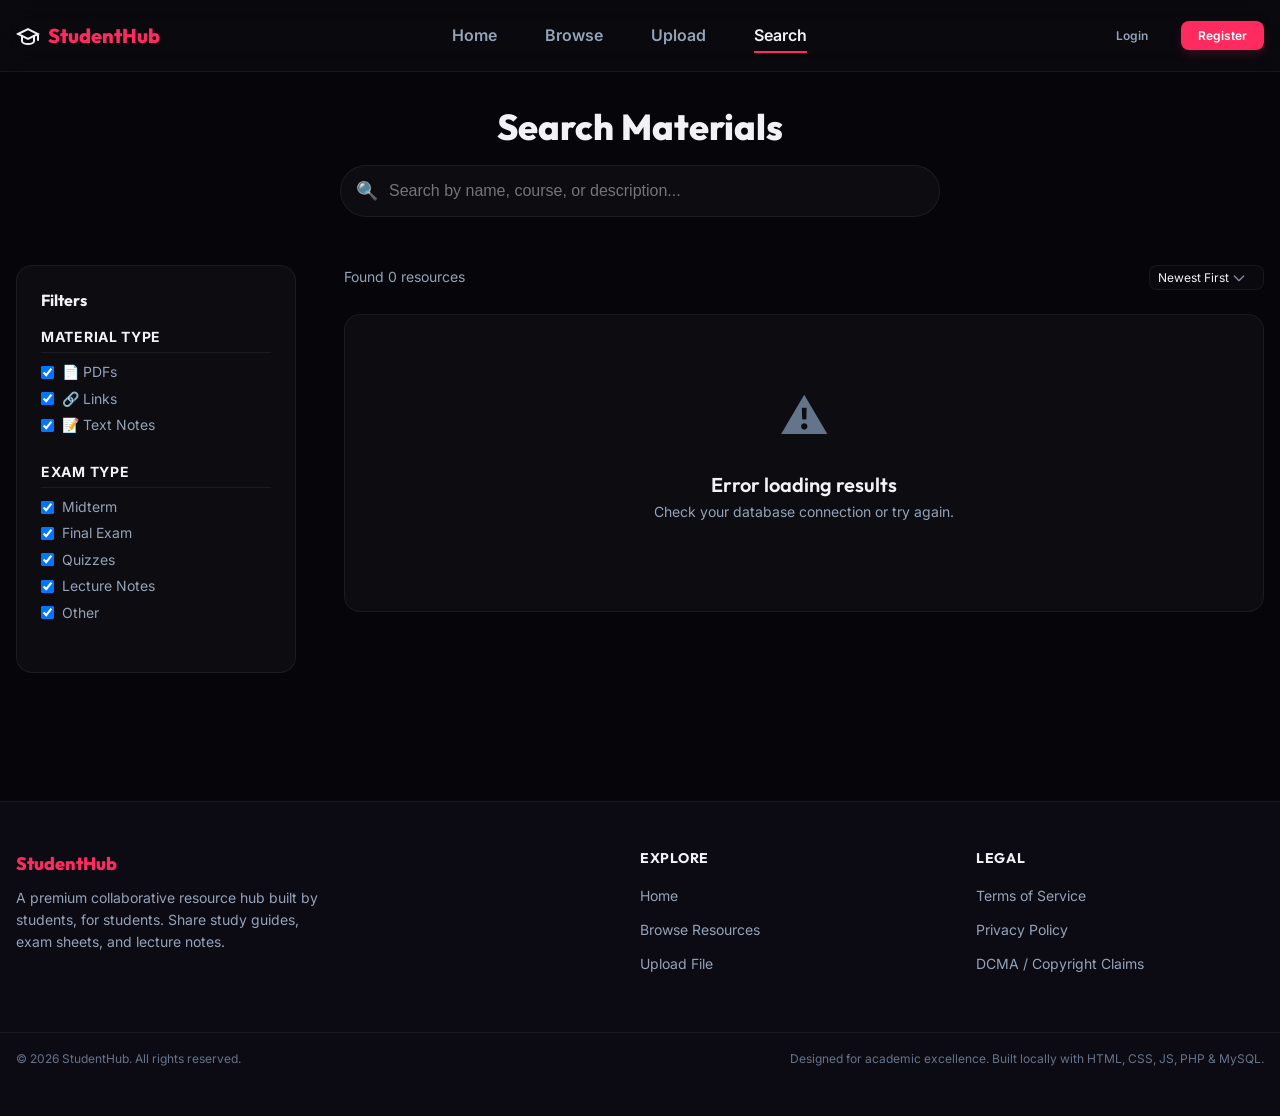
<file: search.html>
<!DOCTYPE html>
<html lang="en">
<head>
    <meta charset="UTF-8">
    <meta name="viewport" content="width=device-width, initial-scale=1.0">
    <title>Search Resources - StudentHub</title>
    
    <!-- CSS Design System -->
    <link rel="stylesheet" href="css/variables.css">
    <link rel="stylesheet" href="css/base.css">
    <link rel="stylesheet" href="css/components.css">
    <link rel="stylesheet" href="css/layout.css">
    <link rel="stylesheet" href="css/animations.css">
    
    <!-- Page Specific Styles -->
    <link rel="stylesheet" href="css/pages/search.css">
</head>
<body>

    <header></header>

    <main class="container page-content" style="margin-top: var(--space-xl);">
        
        <!-- Header search container -->
        <div class="mb-5" style="max-width: 600px; margin: 0 auto var(--space-2xl) auto;">
            <h1 class="text-center mb-3" style="font-family: var(--font-heading);">Search Materials</h1>
            <div class="search-container">
                <button class="search-icon-btn">🔍</button>
                <input type="text" id="global-search-input" class="search-input" placeholder="Search by name, course, or description..." autocomplete="off">
                <div class="search-dropdown" id="global-search-dropdown"></div>
            </div>
        </div>

        <div class="search-results-layout">
            
            <!-- Filters Sidebar -->
            <aside class="search-filters-card">
                <h3 style="font-size: var(--text-md); margin-bottom: var(--space-md);">Filters</h3>
                
                <!-- Resource Type -->
                <div class="filter-section">
                    <div class="filter-section-title">Material Type</div>
                    <label class="filter-option">
                        <input type="checkbox" name="type" value="pdf" checked>
                        📄 PDFs
                    </label>
                    <label class="filter-option">
                        <input type="checkbox" name="type" value="link" checked>
                        🔗 Links
                    </label>
                    <label class="filter-option">
                        <input type="checkbox" name="type" value="text" checked>
                        📝 Text Notes
                    </label>
                </div>

                <!-- Exam Type -->
                <div class="filter-section">
                    <div class="filter-section-title">Exam Type</div>
                    <label class="filter-option">
                        <input type="checkbox" name="exam" value="midterm" checked>
                        Midterm
                    </label>
                    <label class="filter-option">
                        <input type="checkbox" name="exam" value="final" checked>
                        Final Exam
                    </label>
                    <label class="filter-option">
                        <input type="checkbox" name="exam" value="quiz" checked>
                        Quizzes
                    </label>
                    <label class="filter-option">
                        <input type="checkbox" name="exam" value="notes" checked>
                        Lecture Notes
                    </label>
                    <label class="filter-option">
                        <input type="checkbox" name="exam" value="other" checked>
                        Other
                    </label>
                </div>
            </aside>

            <!-- Results Listing -->
            <section style="flex: 1;">
                <div class="results-header">
                    <div class="results-count" id="results-count-text">Found 0 resources</div>
                    <select class="form-select" id="sort-select" style="width: auto; padding: var(--space-xs) var(--space-xl) var(--space-xs) var(--space-sm); font-size: var(--text-xs); border-radius: var(--radius-sm);">
                        <option value="newest">Newest First</option>
                        <option value="likes">Most Liked</option>
                        <option value="views">Most Viewed</option>
                    </select>
                </div>

                <div id="search-results-container">
                    <!-- Skeletons load here -->
                </div>
            </section>

        </div>
    </main>

    <footer></footer>

    <!-- Shared Utilities -->
    <script src="js/config.js?v=200"></script>
    <script src="js/utils.js?v=200"></script>
    <script src="js/api.js?v=200"></script>
    <script src="js/components.js?v=200"></script>
    <script src="js/router.js?v=200"></script>

    <!-- Page Specific Script -->
    <script src="js/search.js?v=200"></script>
    <script>
        document.addEventListener('DOMContentLoaded', () => {
            const resultsContainer = document.getElementById('search-results-container');
            const searchInput = document.getElementById('global-search-input');
            const resultsCountText = document.getElementById('results-count-text');
            const sortSelect = document.getElementById('sort-select');
            
            // Read url query param
            const initialQuery = Router.getParam('q') || '';
            searchInput.value = initialQuery;

            // Fetch and render matching resources
            let allResults = [];

            async function fetchResults() {
                const queryVal = searchInput.value.trim();
                renderSkeleton(resultsContainer, 3, 'card');
                
                try {
                    // Fetch list from search endpoint
                    const res = await apiGet(`/resources/search.php?q=${encodeURIComponent(queryVal)}`);
                    if (res && res.success) {
                        allResults = res.data;
                        applyFiltersAndRender();
                    } else {
                        resultsContainer.innerHTML = '';
                        renderEmptyState(resultsContainer, { title: 'Search Failed' });
                    }
                } catch (e) {
                    console.error(e);
                    resultsContainer.innerHTML = '';
                    renderEmptyState(resultsContainer, {
                        icon: '⚠️',
                        title: 'Error loading results',
                        message: 'Check your database connection or try again.'
                    });
                }
            }

            function applyFiltersAndRender() {
                // Get checked categories
                const checkedTypes = Array.from(document.querySelectorAll('input[name="type"]:checked')).map(el => el.value);
                const checkedExams = Array.from(document.querySelectorAll('input[name="exam"]:checked')).map(el => el.value);
                
                let filtered = allResults.filter(item => {
                    return checkedTypes.includes(item.resource_type) && checkedExams.includes(item.exam_type);
                });

                // Apply Sorting
                const sortBy = sortSelect.value;
                if (sortBy === 'newest') {
                    filtered.sort((a,b) => new Date(b.created_at) - new Date(a.created_at));
                } else if (sortBy === 'likes') {
                    filtered.sort((a,b) => (b.like_count || 0) - (a.like_count || 0));
                } else if (sortBy === 'views') {
                    filtered.sort((a,b) => (b.view_count || 0) - (a.view_count || 0));
                }

                // Render Results count
                resultsCountText.textContent = `Found ${filtered.length} resources`;

                if (filtered.length === 0) {
                    renderEmptyState(resultsContainer, {
                        icon: '🔍',
                        title: 'No Matching Resources',
                        message: 'Try adjusting your filters or search keywords.'
                    });
                    return;
                }

                // Render Cards
                let html = '<div class="card-grid">';
                filtered.forEach(res => {
                    const typeBadge = res.resource_type === 'pdf' ? 'PDF Document' : (res.resource_type === 'link' ? 'External Link' : 'Text Note');
                    const examBadge = res.exam_type.toUpperCase();
                    
                    // Create download button based on resource type
                    let actionButton = '';
                    if (res.resource_type === 'pdf' && res.file_path) {
                        actionButton = `<a href="api/resources/download.php?id=${res.id}" class="btn btn-primary btn-sm" style="margin-top: var(--space-md); display: inline-block;" onclick="event.stopPropagation()">📥 Download PDF</a>`;
                    } else if (res.resource_type === 'link' && res.external_link) {
                        actionButton = `<a href="${res.external_link}" target="_blank" class="btn btn-primary btn-sm" style="margin-top: var(--space-md); display: inline-block;" onclick="event.stopPropagation()">🔗 Open Link</a>`;
                    } else if (res.resource_type === 'text' || res.resource_type === 'note') {
                        actionButton = `<span class="badge badge-info" style="margin-top: var(--space-md); display: inline-block;">📝 View Note</span>`;
                    }
                    
                    const coverStyle = res.cover_image 
                        ? `background-image: url('${res.cover_image}'); background-size: cover; background-position: center;`
                        : `background: ${generateGradient(res.gradient_seed || res.title)};`;
                    
                    html += `
                        <div onclick="window.location.href='resource.html?id=${res.id}'" class="card">
                            <div class="card-cover" style="${coverStyle}" id="cover-${res.id}">
                                <span class="badge badge-secondary card-badge">${escapeHtml(typeBadge)}</span>
                                <span class="badge badge-warning card-badge" style="right: var(--space-xs);">${escapeHtml(examBadge)}</span>
                                <div class="cover-icon-overlay">
                                    ${res.resource_type === 'pdf' ? '📄' : (res.resource_type === 'link' ? '🔗' : '📝')}
                                </div>
                            </div>
                            <div class="card-body">
                                <h3 class="card-title">${escapeHtml(res.title)}</h3>
                                <p class="card-text">${escapeHtml(res.description || 'No description.')} (${escapeHtml(res.course_name || 'General')})</p>
                                ${actionButton}
                            </div>
                            <div class="card-footer">
                                <div style="display: flex; gap: var(--space-md); font-size: var(--text-xs); color: var(--text-secondary);">
                                    <span>❤️ ${res.like_count || 0}</span>
                                    <span>👁️ ${res.view_count || 0}</span>
                                </div>
                            </div>
                        </div>
                    `;
                });
                html += '</div>';
                resultsContainer.innerHTML = html;

                // Render PDF thumbnails dynamically
                filtered.forEach(res => {
                    if (res.resource_type === 'pdf' && res.file_path) {
                        const coverEl = document.getElementById(`cover-${res.id}`);
                        if (coverEl) {
                            renderPdfThumbnail(res.file_path, coverEl);
                        }
                    }
                });
            }

            // Bind filters change
            document.querySelectorAll('.filter-option input').forEach(checkbox => {
                checkbox.addEventListener('change', applyFiltersAndRender);
            });

            // Bind sort change
            sortSelect.addEventListener('change', applyFiltersAndRender);

            // Bind search submission
            searchInput.addEventListener('keydown', (e) => {
                if (e.key === 'Enter') {
                    Router.setParam('q', searchInput.value.trim());
                    fetchResults();
                }
            });

            // Trigger search
            fetchResults();
        });
    </script>
</body>
</html>
</file>
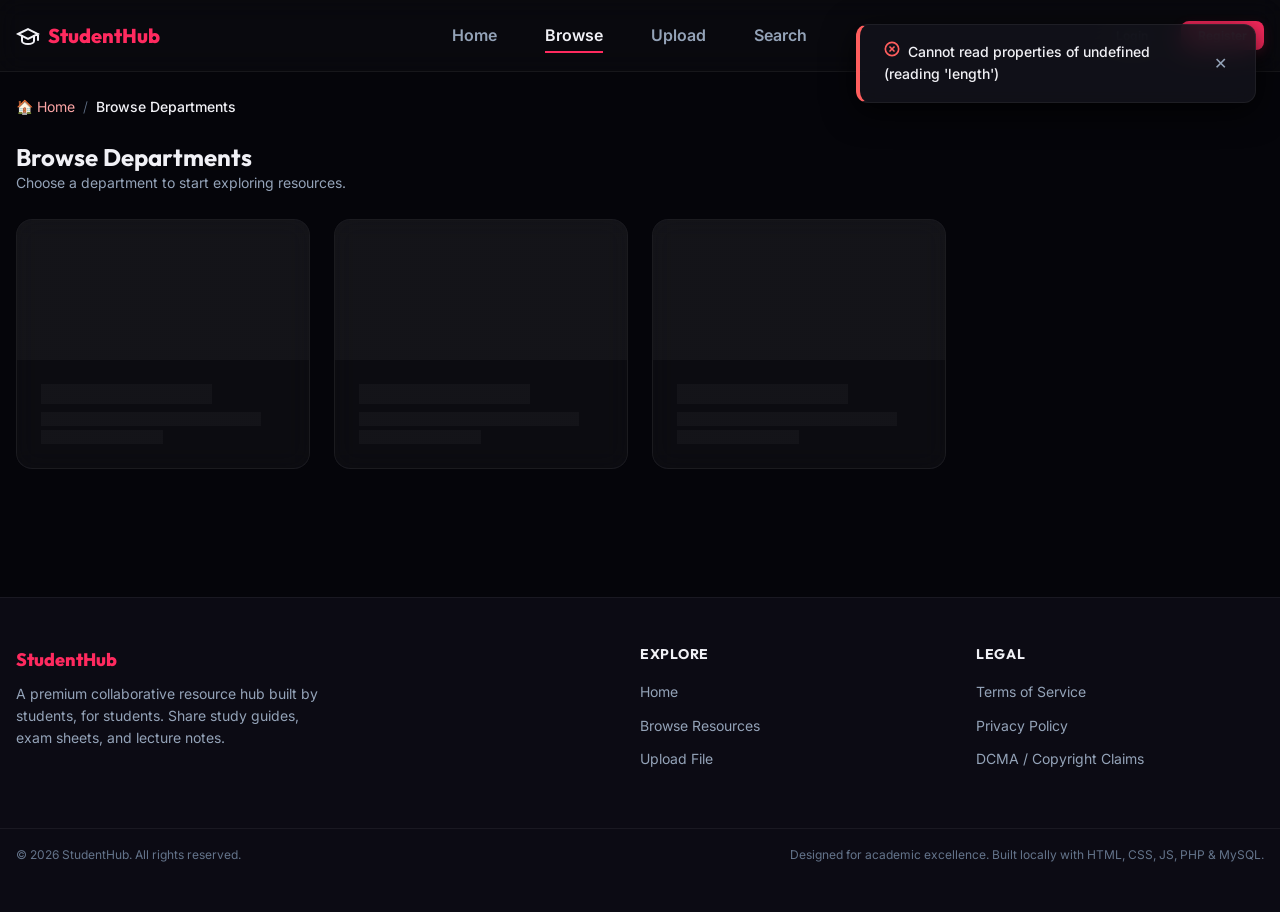
<file: semester.html>
﻿<!DOCTYPE html>
<html lang="en">
<head>
    <meta charset="UTF-8">
    <meta name="viewport" content="width=device-width, initial-scale=1.0">
    <title>Semester Directory - StudentHub</title>
    
    <!-- CSS Design System -->
    <link rel="stylesheet" href="css/variables.css">
    <link rel="stylesheet" href="css/base.css">
    <link rel="stylesheet" href="css/components.css">
    <link rel="stylesheet" href="css/layout.css">
    <link rel="stylesheet" href="css/animations.css">
    
    <!-- Page Specific Styles -->
    <link rel="stylesheet" href="css/pages/browse.css">
</head>
<body>

    <header></header>

    <!-- Page Header Banner Area -->
    <div class="container mt-4" id="browse-page-header">
        <!-- Banner loaded via JS -->
    </div>

    <!-- Main Content Area -->
    <main class="container page-content">
        <div id="browse-content-container">
            <!-- Courses loaded here -->
        </div>
    </main>

    <footer></footer>

    <!-- Shared Utilities -->
    <script src="js/config.js?v=200"></script>
    <script src="js/utils.js?v=200"></script>
    <script src="js/api.js?v=200"></script>
    <script src="js/components.js?v=200"></script>
    <script src="js/router.js?v=200"></script>
    
    <!-- Browse Logic -->
    <script src="js/browse.js?v=200"></script>

</body>
</html>
</file>
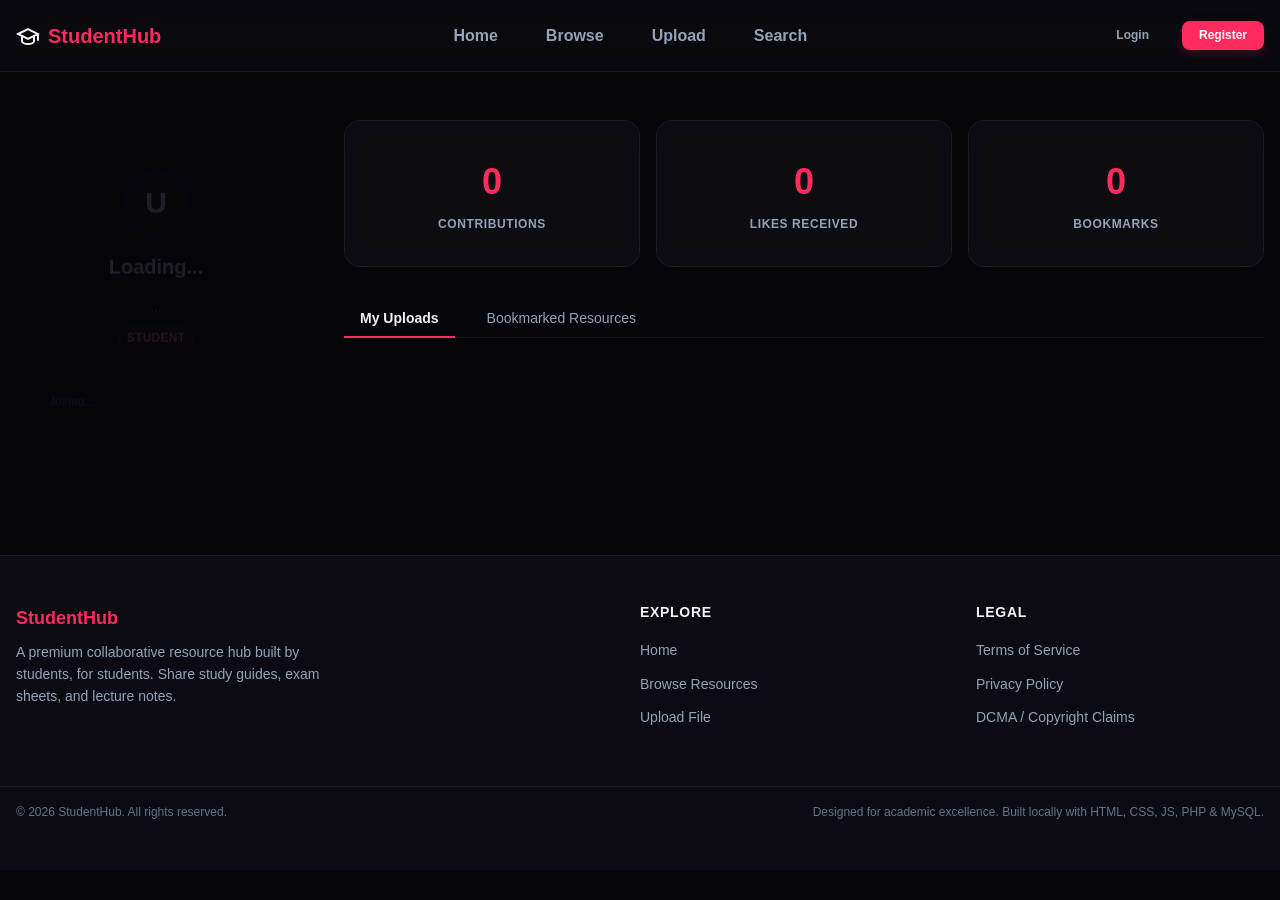
<file: upload.html>
﻿<!DOCTYPE html>
<html lang="en">
<head>
    <meta charset="UTF-8">
    <meta name="viewport" content="width=device-width, initial-scale=1.0">
    <title>Upload Academic Resource - StudentHub</title>
    
    <!-- CSS Design System -->
    <link rel="stylesheet" href="css/variables.css">
    <link rel="stylesheet" href="css/base.css">
    <link rel="stylesheet" href="css/components.css">
    <link rel="stylesheet" href="css/layout.css">
    <link rel="stylesheet" href="css/animations.css">
    
    <!-- Page Specific Styles -->
    <link rel="stylesheet" href="css/pages/upload.css">
</head>
<body>

    <header></header>

    <main class="container page-content" style="margin-top: var(--space-xl);">
        
        <!-- Guided Upload Wizard Card -->
        <div class="upload-wizard-card">
            
            <h1 style="font-family: var(--font-heading); margin-bottom: var(--space-sm);" class="text-center">Upload Study Material</h1>
            <p style="color: var(--text-secondary); margin-bottom: var(--space-xl);" class="text-center">Follow the wizard steps to categorize and upload your resource sheets.</p>
            
            <!-- Wizard Step Progress -->
            <div class="wizard-progress">
                <div class="wizard-line-fill" id="wizard-progress-bar"></div>
                <div class="wizard-step active" data-step="1">
                    <div class="wizard-step-circle">1</div>
                    <div class="wizard-step-label">Department</div>
                </div>
                <div class="wizard-step" data-step="2">
                    <div class="wizard-step-circle">2</div>
                    <div class="wizard-step-label">Class Year</div>
                </div>
                <div class="wizard-step" data-step="3">
                    <div class="wizard-step-circle">3</div>
                    <div class="wizard-step-label">Semester</div>
                </div>
                <div class="wizard-step" data-step="4">
                    <div class="wizard-step-circle">4</div>
                    <div class="wizard-step-label">Course</div>
                </div>
                <div class="wizard-step" data-step="5">
                    <div class="wizard-step-circle">5</div>
                    <div class="wizard-step-label">Upload File</div>
                </div>
            </div>

            <!-- Form Wrapper -->
            <form id="upload-wizard-form" enctype="multipart/form-data">
                
                <!-- STEP 1: DEPARTMENT -->
                <div class="wizard-step-panel active" data-step="1">
                    <h3 style="margin-bottom: var(--space-md);">Step 1: Choose Department</h3>
                    <p style="color: var(--text-secondary); margin-bottom: var(--space-lg); font-size: var(--text-sm);">Select a department from the catalog, or click "Create New" if you don't see yours.</p>
                    
                    <div class="form-group">
                        <label class="form-label">Search / Select Department</label>
                        <div class="searchable-select-container" id="dept-searchable-container">
                            <input type="text" class="form-input searchable-select-input" id="dept-search-input" placeholder="Search and select department..." autocomplete="off">
                            <div class="searchable-select-dropdown" id="dept-search-dropdown">
                                <!-- Populated dynamically -->
                            </div>
                        </div>
                        <select class="form-select" id="dept-select" style="display: none;">
                            <option value="">-- Choose Department --</option>
                            <option value="new">+ Create New Department...</option>
                        </select>
                    </div>

                    <div id="new-dept-group" style="display: none; background: rgba(255,255,255,0.01); border: 1px dashed var(--border); padding: var(--space-md); border-radius: var(--radius-md);" class="animate-fadeIn">
                        <div class="form-group">
                            <label class="form-label" for="new-dept-name">New Department Name</label>
                            <input type="text" id="new-dept-name" class="form-input" placeholder="e.g., Computer Science">
                        </div>
                    </div>
                </div>

                <!-- STEP 2: CLASS YEAR -->
                <div class="wizard-step-panel" data-step="2">
                    <h3 style="margin-bottom: var(--space-md);">Step 2: Choose Academic Class Year</h3>
                    <p style="color: var(--text-secondary); margin-bottom: var(--space-lg); font-size: var(--text-sm);">Which class year is this course given in? (e.g. Freshman, Sophomore, Year 1, Senior)</p>
                    
                    <div class="form-group">
                        <label class="form-label">Class Year</label>
                        <select class="form-select" id="year-select">
                            <option value="">-- Choose Class Year --</option>
                        </select>
                    </div>
                </div>

                <!-- STEP 3: SEMESTER -->
                <div class="wizard-step-panel" data-step="3">
                    <h3 style="margin-bottom: var(--space-md);">Step 3: Choose Semester</h3>
                    <p style="color: var(--text-secondary); margin-bottom: var(--space-lg); font-size: var(--text-sm);">Which semester is this course given in?</p>
                    
                    <div class="form-group">
                        <label class="form-label">Semester</label>
                        <select class="form-select" id="semester-select">
                            <option value="">-- Choose Semester --</option>
                        </select>
                    </div>
                </div>

                <!-- STEP 4: COURSE -->
                <div class="wizard-step-panel" data-step="4">
                    <h3 style="margin-bottom: var(--space-md);">Step 4: Choose Course Class</h3>
                    <p style="color: var(--text-secondary); margin-bottom: var(--space-lg); font-size: var(--text-sm);">Choose the specific subject course class.</p>
                    
                    <div class="form-group">
                        <label class="form-label">Course Class</label>
                        <select class="form-select" id="course-select">
                            <option value="">-- Choose Course --</option>
                            <option value="new">+ Create New Course...</option>
                        </select>
                    </div>

                    <div id="new-course-group" style="display: none; background: rgba(255,255,255,0.01); border: 1px dashed var(--border); padding: var(--space-md); border-radius: var(--radius-md);" class="animate-fadeIn">
                        <div class="form-group">
                            <label class="form-label" for="new-course-name">New Course Name</label>
                            <input type="text" id="new-course-name" class="form-input" placeholder="e.g., Data Structures">
                        </div>
                        <div class="form-group">
                            <label class="form-label" for="new-course-code">Course Code (Optional)</label>
                            <input type="text" id="new-course-code" class="form-input" placeholder="e.g., CS201">
                        </div>
                        <div class="form-group">
                            <label class="form-label" for="new-course-desc">Brief Description (Optional)</label>
                            <textarea id="new-course-desc" class="form-textarea" placeholder="Describe the topics covered in this course class..."></textarea>
                        </div>
                    </div>
                </div>

                <!-- STEP 5: RESOURCE METADATA & UPLOAD -->
                <div class="wizard-step-panel" data-step="5">
                    <h3 style="margin-bottom: var(--space-md);">Step 5: Resource Upload</h3>
                    <p style="color: var(--text-secondary); margin-bottom: var(--space-lg); font-size: var(--text-sm);">Add titles and details. Select between uploading a PDF, pasting a link, or writing a text note.</p>

                    <!-- Title -->
                    <div class="form-group">
                        <label class="form-label" for="res-title">Resource Title</label>
                        <input type="text" id="res-title" class="form-input" placeholder="e.g. Midterm exam cheat sheet, CS101 final key" required>
                    </div>

                    <!-- Description -->
                    <div class="form-group">
                        <label class="form-label" for="res-desc">Brief Description</label>
                        <textarea id="res-desc" class="form-textarea" placeholder="Help other students understand what is in this resource..."></textarea>
                    </div>

                    <!-- Row: Exam Type Tag -->
                    <div class="form-group">
                        <label class="form-label" for="exam-type">Category Tag</label>
                        <select class="form-select" id="exam-type">
                            <option value="notes">Lecture Notes</option>
                            <option value="midterm">Midterm Exam</option>
                            <option value="final">Final Exam</option>
                            <option value="quiz">Quiz Worksheet</option>
                            <option value="other">Other Materials</option>
                        </select>
                    </div>

                    <!-- Type Switch Selector Buttons -->
                    <div class="type-switch-container">
                        <button type="button" class="type-switch-btn active" data-type="pdf">PDF File</button>
                        <button type="button" class="type-switch-btn" data-type="link">Google Drive Link</button>
                        <button type="button" class="type-switch-btn" data-type="text">Text Note</button>
                    </div>

                    <!-- Input Fields depending on type selected -->
                    <input type="hidden" id="resource-type-input" value="pdf">

                    <!-- PDF Upload Panel -->
                    <div class="upload-type-panel active" id="panel-pdf">
                        <div class="dropzone" id="pdf-dropzone">
                            <div class="dropzone-icon">
                                <svg width="40" height="40" viewBox="0 0 24 24" fill="none" stroke="var(--accent-primary)" stroke-width="2" stroke-linecap="round" stroke-linejoin="round" style="margin: 0 auto var(--space-sm) auto;"><path d="M21 15v4a2 2 0 0 1-2 2H5a2 2 0 0 1-2-2v-4"/><polyline points="17 8 12 3 7 8"/><line x1="12" y1="3" x2="12" y2="15"/></svg>
                            </div>
                            <div class="dropzone-text" id="pdf-dropzone-text">Click or drag and drop a PDF file here</div>
                            <div style="font-size: var(--text-xs); color: var(--text-tertiary); margin-top: var(--space-xs);">Max file size: 50MB</div>
                            <input type="file" id="pdf-file-input" accept="application/pdf" style="display: none;">
                        </div>
                    </div>

                    <!-- Google Drive Link Panel -->
                    <div class="upload-type-panel" id="panel-link">
                        <div class="form-group">
                            <label class="form-label" for="res-link">Google Drive / Dropbox Link</label>
                            <input type="url" id="res-link" class="form-input" placeholder="e.g. https://drive.google.com/file/d/...">
                        </div>
                    </div>

                    <!-- Text Notes Panel -->
                    <div class="upload-type-panel" id="panel-text">
                        <div class="form-group">
                            <label class="form-label" for="res-text">Resource Content (Markdown Supported)</label>
                            <textarea id="res-text" class="form-textarea" style="min-height: 200px;" placeholder="Paste exam review guides, study list notes, or plain text summaries..."></textarea>
                        </div>
                    </div>
                </div>

                <!-- Wizard Actions -->
                <div class="wizard-footer">
                    <button type="button" class="btn btn-secondary" id="wizard-prev-btn" disabled>Back</button>
                    <button type="button" class="btn btn-primary" id="wizard-next-btn">Next Step</button>
                </div>

            </form>

        </div>
    </main>

    <footer></footer>

    <!-- Shared Utilities -->
    <script src="js/config.js?v=200"></script>
    <script src="js/utils.js?v=200"></script>
    <script src="js/api.js?v=200"></script>
    <script src="js/components.js?v=200"></script>
    <script src="js/router.js?v=200"></script>
    
    <!-- Wizard Upload Logic -->
    <script src="js/upload.js?v=200"></script>

</body>
</html>
</file>
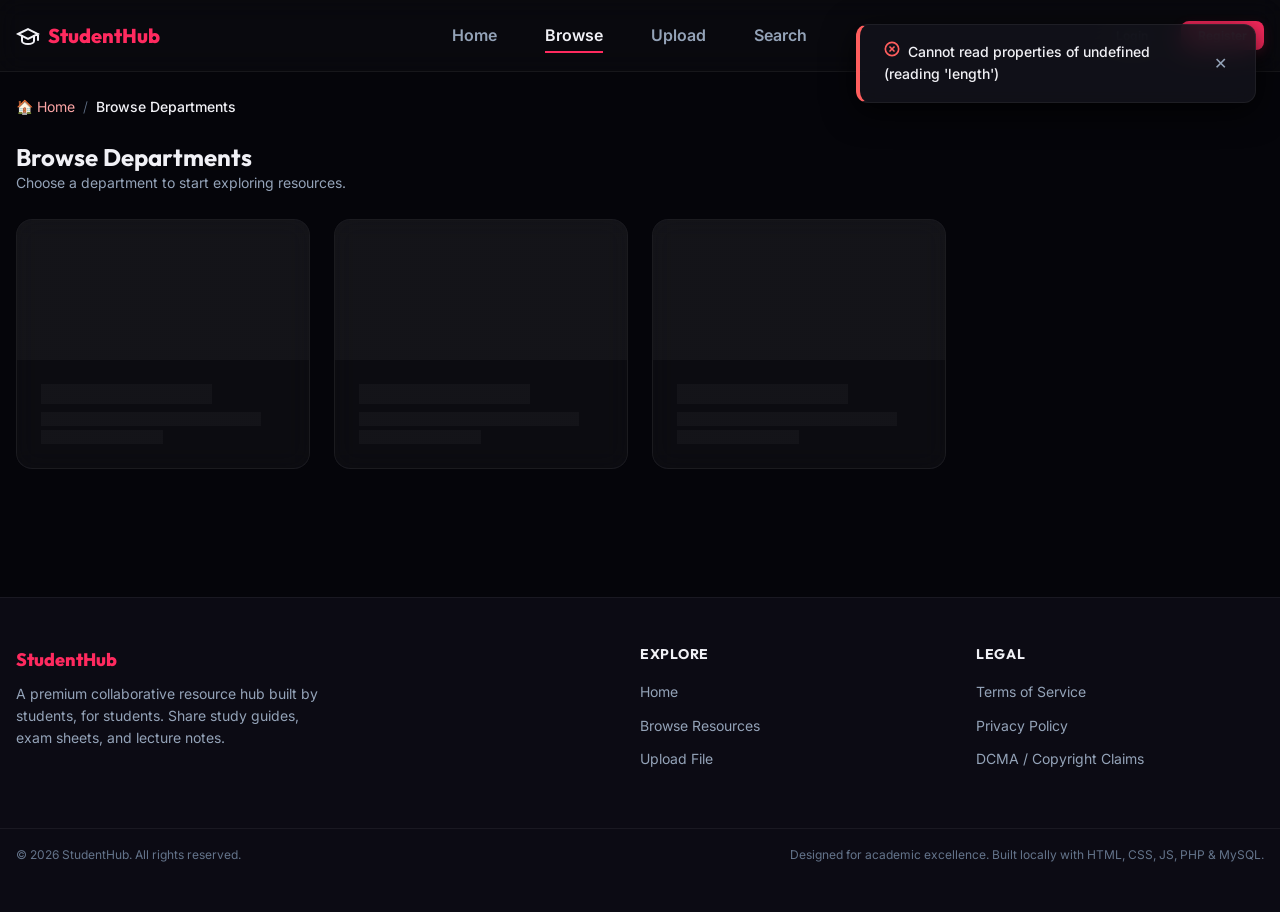
<file: year.html>
﻿<!DOCTYPE html>
<html lang="en">
<head>
    <meta charset="UTF-8">
    <meta name="viewport" content="width=device-width, initial-scale=1.0">
    <title>Academic Year - StudentHub</title>
    
    <!-- CSS Design System -->
    <link rel="stylesheet" href="css/variables.css">
    <link rel="stylesheet" href="css/base.css">
    <link rel="stylesheet" href="css/components.css">
    <link rel="stylesheet" href="css/layout.css">
    <link rel="stylesheet" href="css/animations.css">
    
    <!-- Page Specific Styles -->
    <link rel="stylesheet" href="css/pages/browse.css">
</head>
<body>

    <header></header>

    <!-- Page Header Banner Area -->
    <div class="container mt-4" id="browse-page-header">
        <!-- Banner loaded via JS -->
    </div>

    <!-- Main Content Area -->
    <main class="container page-content">
        <div id="browse-content-container">
            <!-- Semesters loaded here -->
        </div>
    </main>

    <footer></footer>

    <!-- Shared Utilities -->
    <script src="js/config.js?v=200"></script>
    <script src="js/utils.js?v=200"></script>
    <script src="js/api.js?v=200"></script>
    <script src="js/components.js?v=200"></script>
    <script src="js/router.js?v=200"></script>
    
    <!-- Browse Logic -->
    <script src="js/browse.js?v=200"></script>

</body>
</html>
</file>
<file: css/variables.css>
/* css/variables.css */
:root {
    /* Color Palette - Premium Cherry & Indigo Dark Mode */
    --bg-primary: #05050a;
    --bg-secondary: #0c0b14;
    --bg-tertiary: #141222;
    --bg-glass: rgba(255, 255, 255, 0.03);
    --bg-glass-hover: rgba(255, 255, 255, 0.06);
    
    --accent-primary: #ff2a5f;
    --accent-primary-hover: #ff4777;
    --accent-secondary: #475569;
    --accent-secondary-hover: #64748b;
    --accent-warning: #ff5e5e;
    --accent-success: #10b981;
    --accent-gradient: #ff2a5f;
    --accent-gradient-hover: #ff4777;
    
    --text-primary: #f1f1f6;
    --text-secondary: #94a3b8;
    --text-tertiary: #64748b;
    --text-accent: #fca5a5;
    
    --border: rgba(255, 255, 255, 0.06);
    --border-hover: rgba(255, 255, 255, 0.12);
    --border-focus: rgba(255, 42, 95, 0.4);
    
    /* Shadows */
    --shadow-sm: 0 2px 8px rgba(0, 0, 0, 0.5);
    --shadow-md: 0 4px 16px rgba(0, 0, 0, 0.6);
    --shadow-lg: 0 8px 32px rgba(0, 0, 0, 0.8);
    --shadow-glow: 0 0 20px rgba(255, 42, 95, 0.15);
    
    /* Spacing */
    --space-xs: 4px;
    --space-sm: 8px;
    --space-md: 16px;
    --space-lg: 24px;
    --space-xl: 32px;
    --space-2xl: 48px;
    --space-3xl: 64px;
    
    /* Border Radius */
    --radius-sm: 8px;
    --radius-md: 12px;
    --radius-lg: 16px;
    --radius-xl: 24px;
    --radius-full: 9999px;
    
    /* Transitions */
    --transition-fast: 150ms ease;
    --transition-base: 300ms ease;
    --transition-slow: 500ms ease;
    
    /* Typography */
    --font-heading: 'Outfit', sans-serif;
    --font-body: 'Inter', sans-serif;
    --font-mono: 'JetBrains Mono', monospace;
    
    --text-xs: 0.75rem;
    --text-sm: 0.875rem;
    --text-md: 1rem;
    --text-lg: 1.125rem;
    --text-xl: 1.25rem;
    --text-2xl: 1.5rem;
    --text-3xl: 1.875rem;
    --text-4xl: 2.25rem;
    --text-5xl: 3rem;
    
    /* Z-Index Scale */
    --z-dropdown: 100;
    --z-modal: 200;
    --z-toast: 300;
    --z-tooltip: 400;
    
    /* Layout Containers */
    --container-sm: 640px;
    --container-md: 768px;
    --container-lg: 1024px;
    --container-xl: 1280px;
}
</file>
<file: css/base.css>
/* css/base.css */
@import url('variables.css');
@import url('https://fonts.googleapis.com/css2?family=Inter:wght@300;400;500;600;700&family=Outfit:wght@400;500;600;700;800&family=JetBrains+Mono:wght@400;500&display=swap');

/* Modern Reset */
*, *::before, *::after {
    box-sizing: border-box;
    margin: 0;
    padding: 0;
}

html {
    scroll-behavior: smooth;
    font-size: 16px;
}

body {
    background-color: var(--bg-primary);
    color: var(--text-primary);
    font-family: var(--font-body);
    line-height: 1.6;
    min-height: 100vh;
    overflow-x: hidden;
    padding-top: 72px; /* Offset for fixed navbar */
}

/* Custom Scrollbar */
::-webkit-scrollbar {
    width: 8px;
    height: 8px;
}

::-webkit-scrollbar-track {
    background: var(--bg-primary);
}

::-webkit-scrollbar-thumb {
    background: var(--bg-tertiary);
    border-radius: var(--radius-full);
    border: 2px solid var(--bg-primary);
}

::-webkit-scrollbar-thumb:hover {
    background: var(--accent-primary);
}

/* Selection Highlight */
::selection {
    background-color: var(--accent-primary);
    color: #fff;
}

/* Headings */
h1, h2, h3, h4, h5, h6 {
    font-family: var(--font-heading);
    color: var(--text-primary);
    font-weight: 700;
    line-height: 1.25;
    margin-bottom: var(--space-md);
}

h1 { font-size: var(--text-4xl); font-weight: 800; }
h2 { font-size: var(--text-3xl); }
h3 { font-size: var(--text-2xl); }
h4 { font-size: var(--text-xl); }
h5 { font-size: var(--text-lg); }
h6 { font-size: var(--text-md); }

/* Links */
a {
    color: var(--text-accent);
    text-decoration: none;
    transition: color var(--transition-fast);
}

a:hover {
    color: var(--accent-secondary);
}

/* Media Elements */
img, svg, video {
    max-width: 100%;
    display: block;
    height: auto;
}

/* Common Layout Helpers */
.container {
    width: 100%;
    margin-left: auto;
    margin-right: auto;
    padding-left: var(--space-md);
    padding-right: var(--space-md);
}

@media (min-width: 640px) { .container { max-width: var(--container-sm); } }
@media (min-width: 768px) { .container { max-width: var(--container-md); } }
@media (min-width: 1024px) { .container { max-width: var(--container-lg); } }
@media (min-width: 1280px) { .container { max-width: var(--container-xl); } }

/* Utility Classes */
.text-center { text-align: center; }
.text-left { text-align: left; }
.text-right { text-align: right; }

.mt-1 { margin-top: var(--space-xs); }
.mt-2 { margin-top: var(--space-sm); }
.mt-3 { margin-top: var(--space-md); }
.mt-4 { margin-top: var(--space-lg); }
.mt-5 { margin-top: var(--space-xl); }

.mb-1 { margin-bottom: var(--space-xs); }
.mb-2 { margin-bottom: var(--space-sm); }
.mb-3 { margin-bottom: var(--space-md); }
.mb-4 { margin-bottom: var(--space-lg); }
.mb-5 { margin-bottom: var(--space-xl); }

.sr-only {
    position: absolute;
    width: 1px;
    height: 1px;
    padding: 0;
    margin: -1px;
    overflow: hidden;
    clip: rect(0, 0, 0, 0);
    white-space: nowrap;
    border: 0;
}
</file>
<file: css/components.css>
/* css/components.css */

/* ==========================================
   BUTTONS
   ========================================== */
.btn {
    display: inline-flex;
    align-items: center;
    justify-content: center;
    font-family: var(--font-body);
    font-size: var(--text-sm);
    font-weight: 600;
    padding: var(--space-sm) var(--space-lg);
    border-radius: var(--radius-md);
    border: 1px solid transparent;
    cursor: pointer;
    transition: all var(--transition-fast);
    text-align: center;
    white-space: nowrap;
    gap: var(--space-sm);
    user-select: none;
}

.btn:active {
    transform: scale(0.98);
}

.btn-primary {
    background: var(--accent-gradient);
    color: #fff;
    box-shadow: 0 4px 12px rgba(255, 42, 95, 0.2);
}

.btn-primary:hover:not(:disabled) {
    background: var(--accent-gradient-hover);
    box-shadow: 0 4px 20px rgba(255, 42, 95, 0.4), var(--shadow-glow);
    transform: translateY(-1px);
}

.btn-secondary {
    background: var(--bg-glass);
    border-color: var(--border);
    color: var(--text-primary);
    backdrop-filter: blur(8px);
}

.btn-secondary:hover:not(:disabled) {
    background: var(--bg-glass-hover);
    border-color: var(--border-hover);
    color: #fff;
    transform: translateY(-1px);
}

.btn-danger {
    background: rgba(255, 107, 107, 0.15);
    border-color: rgba(255, 107, 107, 0.3);
    color: var(--accent-warning);
}

.btn-danger:hover:not(:disabled) {
    background: rgba(255, 107, 107, 0.3);
    border-color: var(--accent-warning);
    color: #fff;
    transform: translateY(-1px);
}

.btn-ghost {
    background: transparent;
    color: var(--text-secondary);
}

.btn-ghost:hover:not(:disabled) {
    background: var(--bg-glass-hover);
    color: var(--text-primary);
}

.btn-icon {
    padding: var(--space-sm);
    border-radius: var(--radius-md);
    width: 38px;
    height: 38px;
}

.btn-sm {
    padding: var(--space-xs) var(--space-md);
    font-size: var(--text-xs);
    border-radius: var(--radius-sm);
}

.btn-lg {
    padding: var(--space-md) var(--space-2xl);
    font-size: var(--text-md);
    border-radius: var(--radius-lg);
}

.btn:disabled {
    opacity: 0.5;
    cursor: not-allowed;
    pointer-events: none;
}

.btn-group {
    display: inline-flex;
    border-radius: var(--radius-md);
    overflow: hidden;
    border: 1px solid var(--border);
}

.btn-group .btn {
    border-radius: 0;
    border-right: 1px solid var(--border);
}

.btn-group .btn:last-child {
    border-right: none;
}

/* ==========================================
   CARDS
   ========================================== */
.card {
    background: var(--bg-glass);
    backdrop-filter: blur(12px);
    -webkit-backdrop-filter: blur(12px);
    border: 1px solid var(--border);
    border-radius: var(--radius-lg);
    overflow: hidden;
    transition: all var(--transition-base);
    display: flex;
    flex-direction: column;
    position: relative;
    color: inherit;
    text-decoration: none;
    cursor: pointer;
}

.card:hover {
    border-color: var(--border-hover);
    box-shadow: var(--shadow-md), var(--shadow-glow);
    transform: translateY(-4px);
}

.card-cover {
    width: 100%;
    aspect-ratio: 16/9;
    background: var(--bg-tertiary);
    overflow: hidden;
    position: relative;
    display: flex;
    align-items: center;
    justify-content: center;
}

.cover-icon-overlay {
    position: absolute;
    top: 50%;
    left: 50%;
    transform: translate(-50%, -50%);
    font-size: 3rem;
    color: rgba(255, 255, 255, 0.85);
    text-shadow: 0 4px 12px rgba(0, 0, 0, 0.5);
    z-index: 2;
    transition: opacity var(--transition-fast);
}

.card-cover.pdf-loaded .cover-icon-overlay {
    opacity: 0;
    pointer-events: none;
}

.card-cover img {
    width: 100%;
    height: 100%;
    object-fit: cover;
    transition: transform var(--transition-slow);
}

.card:hover .card-cover img {
    transform: scale(1.05);
}

.card-body {
    padding: var(--space-lg);
    flex-grow: 1;
    display: flex;
    flex-direction: column;
}

.card-title {
    font-size: var(--text-lg);
    margin-bottom: var(--space-xs);
    font-family: var(--font-heading);
    font-weight: 600;
}

.card-text {
    color: var(--text-secondary);
    font-size: var(--text-sm);
    margin-bottom: var(--space-md);
    flex-grow: 1;
}

.card-footer {
    padding: var(--space-md) var(--space-lg);
    border-top: 1px solid var(--border);
    display: flex;
    justify-content: space-between;
    align-items: center;
    background: rgba(0, 0, 0, 0.15);
}

.card-grid {
    display: grid;
    grid-template-columns: repeat(auto-fill, minmax(280px, 1fr));
    gap: var(--space-lg);
}

.card-badge {
    position: absolute;
    top: var(--space-md);
    right: var(--space-md);
    z-index: 10;
}

/* ==========================================
   FORMS & INPUTS
   ========================================== */
.form-group {
    margin-bottom: var(--space-lg);
    position: relative;
}

.form-label {
    display: block;
    font-size: var(--text-xs);
    font-weight: 600;
    color: var(--text-secondary);
    text-transform: uppercase;
    letter-spacing: 0.05em;
    margin-bottom: var(--space-xs);
}

.form-input,
.form-textarea,
.form-select {
    width: 100%;
    background-color: rgba(255, 255, 255, 0.02);
    border: 1px solid var(--border);
    border-radius: var(--radius-md);
    padding: var(--space-md);
    color: var(--text-primary);
    font-family: var(--font-body);
    font-size: var(--text-sm);
    transition: all var(--transition-fast);
    outline: none;
}

.form-input::placeholder,
.form-textarea::placeholder {
    color: var(--text-tertiary);
}

.form-input:focus,
.form-textarea:focus,
.form-select:focus {
    border-color: var(--accent-primary);
    box-shadow: var(--shadow-glow);
    background-color: rgba(255, 255, 255, 0.04);
}

.form-textarea {
    min-height: 120px;
    resize: vertical;
}

.form-select {
    cursor: pointer;
    appearance: none;
    background-image: url("data:image/svg+xml,%3Csvg xmlns='http://www.w3.org/2000/svg' fill='none' viewBox='0 0 24 24' stroke='%238888a0'%3E%3Cpath stroke-linecap='round' stroke-linejoin='round' stroke-width='2' d='M19 9l-7 7-7-7'/%3E%3C/svg%3E");
    background-repeat: no-repeat;
    background-position: right var(--space-md) center;
    background-size: 16px;
    padding-right: var(--space-xl);
}

.form-select option {
    background-color: #0c0b14;
    color: #f1f1f6;
}

.form-error {
    color: var(--accent-warning);
    font-size: var(--text-xs);
    margin-top: var(--space-xs);
    display: none;
}

.form-group.has-error .form-input,
.form-group.has-error .form-textarea,
.form-group.has-error .form-select {
    border-color: var(--accent-warning);
}

.form-group.has-error .form-error {
    display: block;
}

.form-hint {
    color: var(--text-tertiary);
    font-size: var(--text-xs);
    margin-top: var(--space-xs);
}

.form-row {
    display: flex;
    gap: var(--space-md);
}

.form-row > * {
    flex: 1;
}

/* Custom Checkbox */
.form-checkbox {
    display: flex;
    align-items: center;
    gap: var(--space-sm);
    cursor: pointer;
    user-select: none;
    font-size: var(--text-sm);
    color: var(--text-secondary);
}

.form-checkbox input {
    display: none;
}

.checkbox-box {
    width: 18px;
    height: 18px;
    border: 1px solid var(--border);
    border-radius: 4px;
    display: flex;
    align-items: center;
    justify-content: center;
    transition: all var(--transition-fast);
    background: rgba(255, 255, 255, 0.02);
}

.form-checkbox input:checked + .checkbox-box {
    background: var(--accent-primary);
    border-color: var(--accent-primary);
}

.checkbox-box::after {
    content: "";
    width: 5px;
    height: 9px;
    border: solid #fff;
    border-width: 0 2px 2px 0;
    transform: rotate(45deg) translate(-1px, -1px);
    opacity: 0;
    transition: opacity var(--transition-fast);
}

.form-checkbox input:checked + .checkbox-box::after {
    opacity: 1;
}

/* ==========================================
   MODALS
   ========================================== */
.modal-overlay {
    position: fixed;
    top: 0;
    left: 0;
    width: 100vw;
    height: 100vh;
    background: rgba(0, 0, 0, 0.7);
    backdrop-filter: blur(8px);
    -webkit-backdrop-filter: blur(8px);
    z-index: var(--z-modal);
    display: flex;
    align-items: center;
    justify-content: center;
    opacity: 0;
    pointer-events: none;
    transition: opacity var(--transition-base);
}

.modal-overlay.active {
    opacity: 1;
    pointer-events: auto;
}

.modal {
    background: var(--bg-secondary);
    border: 1px solid var(--border);
    border-radius: var(--radius-xl);
    width: 90%;
    max-width: 500px;
    overflow: hidden;
    transform: scale(0.9);
    transition: transform var(--transition-base);
    box-shadow: var(--shadow-lg);
}

.modal-overlay.active .modal {
    transform: scale(1);
}

.modal-header {
    padding: var(--space-lg);
    border-bottom: 1px solid var(--border);
    display: flex;
    justify-content: space-between;
    align-items: center;
}

.modal-title {
    font-size: var(--text-xl);
    font-family: var(--font-heading);
    margin: 0;
}

.modal-body {
    padding: var(--space-lg);
    max-height: 70vh;
    overflow-y: auto;
}

.modal-footer {
    padding: var(--space-lg);
    border-top: 1px solid var(--border);
    display: flex;
    justify-content: flex-end;
    gap: var(--space-md);
    background: rgba(0, 0, 0, 0.1);
}

/* ==========================================
   TOAST NOTIFICATIONS
   ========================================== */
.toast-container {
    position: fixed;
    top: 24px;
    right: 24px;
    z-index: var(--z-toast);
    display: flex;
    flex-direction: column;
    gap: var(--space-md);
    pointer-events: none;
}

.toast {
    background: rgba(18, 18, 26, 0.9);
    backdrop-filter: blur(12px);
    -webkit-backdrop-filter: blur(12px);
    border: 1px solid var(--border);
    border-radius: var(--radius-md);
    padding: var(--space-md) var(--space-lg);
    color: var(--text-primary);
    min-width: 300px;
    max-width: 400px;
    box-shadow: var(--shadow-lg);
    display: flex;
    justify-content: space-between;
    align-items: center;
    pointer-events: auto;
    animation: toastSlideIn 300ms cubic-bezier(0.16, 1, 0.3, 1) forwards;
    border-left: 4px solid var(--accent-primary);
}

.toast-success { border-left-color: var(--accent-success); }
.toast-error { border-left-color: var(--accent-warning); }
.toast-info { border-left-color: var(--accent-primary); }
.toast-warning { border-left-color: orange; }

.toast-body {
    font-size: var(--text-sm);
    font-weight: 500;
    padding-right: var(--space-md);
}

.toast-close {
    background: transparent;
    border: none;
    color: var(--text-secondary);
    cursor: pointer;
    font-size: var(--text-md);
    padding: var(--space-xs);
    transition: color var(--transition-fast);
}

.toast-close:hover {
    color: #fff;
}

/* ==========================================
   BADGES
   ========================================== */
.badge {
    display: inline-flex;
    align-items: center;
    justify-content: center;
    border-radius: var(--radius-full);
    padding: 2px var(--space-sm);
    font-size: var(--text-xs);
    font-weight: 600;
    text-transform: uppercase;
    letter-spacing: 0.02em;
}

.badge-primary {
    background: rgba(255, 42, 95, 0.15);
    color: var(--text-accent);
    border: 1px solid rgba(255, 42, 95, 0.3);
}

.badge-secondary {
    background: rgba(255, 255, 255, 0.06);
    color: var(--text-secondary);
    border: 1px solid rgba(255, 255, 255, 0.12);
}

.badge-warning {
    background: rgba(255, 107, 107, 0.15);
    color: var(--accent-warning);
    border: 1px solid rgba(255, 107, 107, 0.3);
}

.badge-success {
    background: rgba(0, 230, 118, 0.15);
    color: var(--accent-success);
    border: 1px solid rgba(0, 230, 118, 0.3);
}

/* ==========================================
   SEARCH BAR
   ========================================== */
.search-container {
    position: relative;
    width: 100%;
}

.search-input {
    width: 100%;
    background-color: var(--bg-glass);
    border: 1px solid var(--border);
    border-radius: var(--radius-full);
    padding: var(--space-md) var(--space-xl) var(--space-md) var(--space-2xl);
    color: var(--text-primary);
    font-size: var(--text-md);
    outline: none;
    transition: all var(--transition-base);
}

.search-input:focus {
    border-color: var(--accent-primary);
    background-color: rgba(255, 255, 255, 0.06);
    box-shadow: var(--shadow-glow);
}

.search-icon-btn {
    position: absolute;
    left: var(--space-md);
    top: 50%;
    transform: translateY(-50%);
    background: transparent;
    border: none;
    color: var(--text-secondary);
    font-size: var(--text-lg);
    pointer-events: none;
}

.search-dropdown {
    position: absolute;
    top: calc(100% + var(--space-sm));
    left: 0;
    width: 100%;
    background-color: var(--bg-secondary);
    border: 1px solid var(--border);
    border-radius: var(--radius-lg);
    box-shadow: var(--shadow-lg);
    max-height: 400px;
    overflow-y: auto;
    z-index: var(--z-dropdown);
    display: none;
}

.search-dropdown-group {
    padding: var(--space-sm) var(--space-md) 0 var(--space-md);
}

.search-dropdown-group-title {
    font-size: var(--text-xs);
    font-weight: 700;
    color: var(--text-tertiary);
    text-transform: uppercase;
    letter-spacing: 0.05em;
    padding-bottom: var(--space-xs);
    border-bottom: 1px solid var(--border);
    margin-bottom: var(--space-xs);
}

.search-dropdown-item {
    display: flex;
    align-items: center;
    justify-content: space-between;
    padding: var(--space-sm) var(--space-md);
    border-radius: var(--radius-sm);
    color: var(--text-primary);
    cursor: pointer;
    transition: background-color var(--transition-fast);
}

.search-dropdown-item:hover,
.search-dropdown-item.active {
    background-color: var(--bg-glass-hover);
}

.search-dropdown-item-details {
    display: flex;
    align-items: center;
    gap: var(--space-md);
}

.search-dropdown-item-title {
    font-weight: 500;
    font-size: var(--text-sm);
}

.search-dropdown-item-subtitle {
    font-size: var(--text-xs);
    color: var(--text-secondary);
}

/* ==========================================
   BREADCRUMBS
   ========================================== */
.breadcrumb {
    display: flex;
    flex-wrap: wrap;
    align-items: center;
    gap: var(--space-sm);
    list-style: none;
    font-size: var(--text-sm);
    color: var(--text-secondary);
    margin-bottom: var(--space-lg);
}

.breadcrumb-item a {
    color: var(--text-accent);
}

.breadcrumb-item a:hover {
    color: var(--accent-secondary);
}

.breadcrumb-separator {
    color: var(--text-tertiary);
    font-weight: 300;
}

.breadcrumb-item.active {
    color: var(--text-primary);
    font-weight: 500;
    pointer-events: none;
}

/* ==========================================
   TABS
   ========================================== */
.tabs {
    display: flex;
    border-bottom: 1px solid var(--border);
    gap: var(--space-md);
    margin-bottom: var(--space-xl);
}

.tab {
    padding: var(--space-sm) var(--space-md);
    color: var(--text-secondary);
    font-weight: 500;
    font-size: var(--text-sm);
    cursor: pointer;
    transition: all var(--transition-fast);
    position: relative;
    user-select: none;
}

.tab::after {
    content: "";
    position: absolute;
    bottom: -1px;
    left: 0;
    width: 100%;
    height: 2px;
    background: transparent;
    transition: background var(--transition-fast);
}

.tab:hover {
    color: var(--text-primary);
}

.tab.active {
    color: var(--text-primary);
    font-weight: 600;
}

.tab.active::after {
    background: var(--accent-primary);
}

/* ==========================================
   STATS CARDS
   ========================================== */
.stat-card {
    text-align: center;
    padding: var(--space-xl);
}

.stat-value {
    font-size: var(--text-4xl);
    font-weight: 800;
    font-family: var(--font-heading);
    margin-bottom: var(--space-xs);
    color: var(--accent-primary);
    display: inline-block;
}

.stat-label {
    font-size: var(--text-xs);
    font-weight: 600;
    color: var(--text-secondary);
    text-transform: uppercase;
    letter-spacing: 0.05em;
}

/* ==========================================
   AVATARS
   ========================================== */
.avatar {
    border-radius: var(--radius-full);
    overflow: hidden;
    background-color: var(--bg-tertiary);
    border: 1px solid var(--border);
    display: flex;
    align-items: center;
    justify-content: center;
    font-family: var(--font-heading);
    font-weight: 700;
    color: #fff;
}

.avatar img {
    width: 100%;
    height: 100%;
    object-fit: cover;
}

.avatar-sm { width: 32px; height: 32px; font-size: var(--text-xs); }
.avatar-md { width: 40px; height: 40px; font-size: var(--text-sm); }
.avatar-lg { width: 64px; height: 64px; font-size: var(--text-xl); }

/* ==========================================
   DRAG & DROP ZONE
   ========================================== */
.dropzone {
    border: 2px dashed var(--border);
    border-radius: var(--radius-lg);
    padding: var(--space-2xl) var(--space-lg);
    text-align: center;
    cursor: pointer;
    transition: all var(--transition-base);
    background-color: rgba(255, 255, 255, 0.01);
}

.dropzone:hover,
.dropzone.dragover {
    border-color: var(--accent-primary);
    background-color: var(--bg-glass-hover);
}

.dropzone-icon {
    font-size: var(--text-4xl);
    color: var(--text-secondary);
    margin-bottom: var(--space-sm);
}

.dropzone-text {
    font-size: var(--text-sm);
    color: var(--text-secondary);
}

/* ==========================================
   PROGRESS / WIZARD STEPS
   ========================================== */
.wizard-progress {
    display: flex;
    justify-content: space-between;
    position: relative;
    margin-bottom: var(--space-2xl);
    padding: 0 var(--space-md);
}

.wizard-progress::before {
    content: "";
    position: absolute;
    top: 18px;
    left: 0;
    right: 0;
    height: 2px;
    background: var(--border);
    z-index: 1;
}

.wizard-line-fill {
    position: absolute;
    top: 18px;
    left: 0;
    height: 2px;
    background: var(--accent-primary);
    z-index: 1;
    transition: width var(--transition-base);
    width: 0%;
}

.wizard-step {
    position: relative;
    z-index: 2;
    display: flex;
    flex-direction: column;
    align-items: center;
}

.wizard-step-circle {
    width: 38px;
    height: 38px;
    border-radius: var(--radius-full);
    background: var(--bg-secondary);
    border: 2px solid var(--border);
    display: flex;
    align-items: center;
    justify-content: center;
    font-weight: 700;
    font-family: var(--font-heading);
    color: var(--text-secondary);
    margin-bottom: var(--space-xs);
    transition: all var(--transition-base);
}

.wizard-step-label {
    font-size: var(--text-xs);
    font-weight: 500;
    color: var(--text-secondary);
    transition: color var(--transition-base);
    white-space: nowrap;
}

.wizard-step.active .wizard-step-circle {
    border-color: var(--accent-primary);
    color: var(--accent-primary);
    box-shadow: var(--shadow-glow);
}

.wizard-step.active .wizard-step-label {
    color: var(--text-primary);
    font-weight: 600;
}

.wizard-step.completed .wizard-step-circle {
    border-color: var(--accent-primary);
    background-color: var(--accent-primary);
    color: #fff;
}

.wizard-step.completed .wizard-step-label {
    color: var(--accent-primary);
}

/* ==========================================
   PASSWORD STRENGTH METER
   ========================================== */
.password-strength {
    display: flex;
    gap: 4px;
    margin-top: var(--space-xs);
    height: 4px;
}

.password-strength-bar {
    flex: 1;
    background: var(--border);
    border-radius: var(--radius-full);
    transition: background var(--transition-fast);
}

/* ==========================================
   EMPTY STATE
   ========================================== */
.empty-state {
    text-align: center;
    padding: var(--space-3xl) var(--space-md);
    background: var(--bg-glass);
    border: 1px solid var(--border);
    border-radius: var(--radius-lg);
}

.empty-state-icon {
    font-size: var(--text-5xl);
    color: var(--text-tertiary);
    margin-bottom: var(--space-md);
}

.empty-state-title {
    font-size: var(--text-xl);
    font-weight: 600;
    margin-bottom: var(--space-xs);
}

.empty-state-message {
    color: var(--text-secondary);
    font-size: var(--text-sm);
    max-width: 400px;
    margin: 0 auto var(--space-lg) auto;
}

/* ==========================================
   LOADING & SKELETON
   ========================================== */
.spinner {
    width: 24px;
    height: 24px;
    border: 2px solid rgba(255, 255, 255, 0.05);
    border-top: 2px solid var(--accent-primary);
    border-radius: var(--radius-full);
    animation: spin 800ms linear infinite;
}

.skeleton {
    background: linear-gradient(
        90deg,
        rgba(255, 255, 255, 0.03) 25%,
        rgba(255, 255, 255, 0.08) 37%,
        rgba(255, 255, 255, 0.03) 63%
    );
    background-size: 400% 100%;
    animation: shimmer 1.4s ease infinite;
}

/* ==========================================
   CSS-ONLY TOOLTIP
   ========================================== */
[data-tooltip] {
    position: relative;
}

[data-tooltip]::after {
    content: attr(data-tooltip);
    position: absolute;
    bottom: calc(100% + var(--space-xs));
    left: 50%;
    transform: translateX(-50%) translateY(8px);
    background-color: var(--bg-tertiary);
    border: 1px solid var(--border);
    color: var(--text-primary);
    font-size: var(--text-xs);
    font-weight: 500;
    padding: var(--space-xs) var(--space-sm);
    border-radius: var(--radius-sm);
    white-space: nowrap;
    opacity: 0;
    pointer-events: none;
    transition: all var(--transition-fast);
    z-index: var(--z-tooltip);
    box-shadow: var(--shadow-sm);
}

[data-tooltip]:hover::after {
    opacity: 1;
    transform: translateX(-50%) translateY(0);
}

/* ==========================================
   SEARCHABLE SELECT COMPONENT
   ========================================== */
.searchable-select-container {
    position: relative;
    width: 100%;
    z-index: 10;
}

.searchable-select-input {
    cursor: pointer;
    background-image: url("data:image/svg+xml,%3Csvg xmlns='http://www.w3.org/2000/svg' fill='none' viewBox='0 0 24 24' stroke='%238888a0'%3E%3Cpath stroke-linecap='round' stroke-linejoin='round' stroke-width='2' d='M19 9l-7 7-7-7'/%3E%3C/svg%3E");
    background-repeat: no-repeat;
    background-position: right var(--space-md) center;
    background-size: 16px;
    padding-right: var(--space-xl);
}

.searchable-select-dropdown {
    position: absolute;
    top: calc(100% + var(--space-xs));
    left: 0;
    width: 100%;
    background-color: var(--bg-secondary);
    border: 1px solid var(--border);
    border-radius: var(--radius-md);
    box-shadow: var(--shadow-lg);
    max-height: 250px;
    overflow-y: auto;
    z-index: var(--z-dropdown);
    display: none;
}

.searchable-select-dropdown.active {
    display: block;
}

.searchable-select-item {
    padding: var(--space-md);
    cursor: pointer;
    transition: background-color var(--transition-fast);
    color: var(--text-primary);
    border-bottom: 1px solid var(--border);
    font-size: var(--text-sm);
}

.searchable-select-item:last-child {
    border-bottom: none;
}

.searchable-select-item:hover,
.searchable-select-item.focused {
    background-color: var(--bg-glass-hover);
}

.searchable-select-item.create-new {
    color: var(--accent-primary);
    font-weight: 600;
}
</file>
<file: css/layout.css>
/* css/layout.css */

/* ==========================================
   NAVBAR
   ========================================== */
.navbar {
    position: fixed;
    top: 0;
    left: 0;
    width: 100%;
    height: 72px;
    background-color: rgba(10, 10, 15, 0.8);
    backdrop-filter: blur(12px);
    -webkit-backdrop-filter: blur(12px);
    border-bottom: 1px solid var(--border);
    z-index: 150;
    display: flex;
    align-items: center;
    transition: background-color var(--transition-base);
}

.navbar-container {
    width: 100%;
    display: flex;
    justify-content: space-between;
    align-items: center;
}

.navbar-brand {
    font-family: var(--font-heading);
    font-size: var(--text-xl);
    font-weight: 800;
    color: var(--text-primary);
    display: flex;
    align-items: center;
    gap: var(--space-sm);
}

.navbar-brand span {
    color: var(--accent-primary);
}

.navbar-nav {
    display: flex;
    align-items: center;
    list-style: none;
    gap: var(--space-2xl);
}

.navbar-link {
    color: var(--text-secondary);
    font-size: var(--text-md);
    font-weight: 600;
    padding: var(--space-xs) 0;
    position: relative;
    transition: color var(--transition-fast);
}

.navbar-link:hover {
    color: var(--text-primary);
}

.navbar-link::after {
    content: "";
    position: absolute;
    bottom: -4px;
    left: 0;
    width: 0;
    height: 2px;
    background: var(--accent-primary);
    transition: width var(--transition-fast);
}

.navbar-link:hover::after,
.navbar-link.active::after {
    width: 100%;
}

.navbar-link.active {
    color: var(--text-primary);
    font-weight: 600;
}

.navbar-actions {
    display: flex;
    align-items: center;
    gap: var(--space-md);
}

.navbar-user {
    position: relative;
    cursor: pointer;
}

.navbar-dropdown {
    position: absolute;
    top: calc(100% + var(--space-md));
    right: 0;
    background-color: var(--bg-secondary);
    border: 1px solid var(--border);
    border-radius: var(--radius-md);
    width: 200px;
    padding: var(--space-sm) 0;
    box-shadow: var(--shadow-lg);
    display: none;
    z-index: var(--z-dropdown);
    transform: translateY(10px);
    transition: all var(--transition-fast);
}

.navbar-dropdown.active {
    display: block;
    transform: translateY(0);
}

.navbar-dropdown-item {
    display: flex;
    align-items: center;
    padding: var(--space-sm) var(--space-lg);
    color: var(--text-secondary);
    font-size: var(--text-sm);
    transition: all var(--transition-fast);
    gap: var(--space-sm);
}

.navbar-dropdown-item:hover {
    background-color: var(--bg-glass-hover);
    color: var(--text-primary);
}

.navbar-dropdown-divider {
    height: 1px;
    background-color: var(--border);
    margin: var(--space-sm) 0;
}

.navbar-mobile-toggle {
    display: none;
    background: transparent;
    border: none;
    color: var(--text-primary);
    font-size: var(--text-2xl);
    cursor: pointer;
}

/* Responsive Navbar */
@media (max-width: 768px) {
    .navbar-mobile-toggle {
        display: block;
    }

    .navbar-nav {
        position: fixed;
        top: 72px;
        left: 0;
        width: 100%;
        height: calc(100vh - 72px);
        background-color: var(--bg-primary);
        flex-direction: column;
        justify-content: center;
        transform: translateX(100%);
        transition: transform var(--transition-base);
        z-index: 140;
    }

    .navbar-nav.active {
        transform: translateX(0);
    }

    .navbar-actions {
        display: none;
    }

    .navbar-actions.active {
        display: flex;
        position: fixed;
        bottom: 24px;
        left: 24px;
        right: 24px;
        z-index: 141;
        justify-content: center;
    }
}

/* ==========================================
   FOOTER
   ========================================== */
.footer {
    background-color: var(--bg-secondary);
    border-top: 1px solid var(--border);
    padding: var(--space-2xl) 0;
    margin-top: var(--space-3xl);
}

.footer-container {
    display: grid;
    grid-template-columns: 2fr 1fr 1fr;
    gap: var(--space-2xl);
}

.footer-brand {
    max-width: 320px;
}

.footer-logo {
    font-family: var(--font-heading);
    font-size: var(--text-lg);
    font-weight: 800;
    color: var(--text-primary);
    margin-bottom: var(--space-sm);
}

.footer-logo span {
    color: var(--accent-primary);
}

.footer-desc {
    color: var(--text-secondary);
    font-size: var(--text-sm);
}

.footer-links-title {
    font-size: var(--text-sm);
    font-weight: 700;
    text-transform: uppercase;
    letter-spacing: 0.05em;
    color: var(--text-primary);
    margin-bottom: var(--space-md);
}

.footer-links {
    list-style: none;
}

.footer-link {
    margin-bottom: var(--space-sm);
}

.footer-link a {
    color: var(--text-secondary);
    font-size: var(--text-sm);
}

.footer-link a:hover {
    color: var(--text-primary);
}

.footer-bottom {
    margin-top: var(--space-2xl);
    padding-top: var(--space-md);
    border-top: 1px solid var(--border);
    display: flex;
    justify-content: space-between;
    color: var(--text-tertiary);
    font-size: var(--text-xs);
}

@media (max-width: 768px) {
    .footer-container {
        grid-template-columns: 1fr;
        gap: var(--space-xl);
    }
    
    .footer-bottom {
        flex-direction: column;
        gap: var(--space-sm);
        text-align: center;
    }
}

/* ==========================================
   PAGE LAYOUT & SECTIONS
   ========================================== */
.page-header {
    background: radial-gradient(circle at top right, rgba(255, 42, 95, 0.05), transparent 60%);
    padding: var(--space-2xl) 0 var(--space-xl) 0;
    border-bottom: 1px solid var(--border);
    margin-bottom: var(--space-2xl);
}

.page-title {
    font-size: var(--text-4xl);
    font-weight: 800;
    margin-bottom: var(--space-xs);
}

.page-description {
    color: var(--text-secondary);
    font-size: var(--text-md);
    max-width: 600px;
}

.page-content {
    padding-bottom: var(--space-3xl);
}

.sidebar-layout {
    display: grid;
    grid-template-columns: 280px 1fr;
    gap: var(--space-2xl);
}

@media (max-width: 992px) {
    .sidebar-layout {
        grid-template-columns: 1fr;
        gap: var(--space-xl);
    }
}

.section {
    padding: var(--space-2xl) 0;
}

.section-title {
    font-size: var(--text-2xl);
    font-weight: 700;
    margin-bottom: var(--space-xs);
    position: relative;
    display: inline-block;
}

.section-subtitle {
    color: var(--text-secondary);
    font-size: var(--text-sm);
    margin-bottom: var(--space-xl);
}

/* ==========================================
   GRIDS & FLEXES
   ========================================== */
.grid {
    display: grid;
}

.grid-2 { grid-template-columns: repeat(2, 1fr); }
.grid-3 { grid-template-columns: repeat(3, 1fr); }
.grid-4 { grid-template-columns: repeat(4, 1fr); }

.gap-sm { gap: var(--space-sm); }
.gap-md { gap: var(--space-md); }
.gap-lg { gap: var(--space-lg); }
.gap-xl { gap: var(--space-xl); }

@media (max-width: 992px) {
    .grid-4 { grid-template-columns: repeat(2, 1fr); }
    .grid-3 { grid-template-columns: repeat(2, 1fr); }
}

@media (max-width: 576px) {
    .grid-4, .grid-3, .grid-2 { grid-template-columns: 1fr; }
}

.flex {
    display: flex;
}

.align-center { align-items: center; }
.justify-between { justify-content: space-between; }
.flex-column { flex-direction: column; }
.flex-wrap { flex-wrap: wrap; }
</file>
<file: css/animations.css>
/* css/animations.css */

/* ==========================================
   KEYFRAMES
   ========================================== */

@keyframes fadeIn {
    from { opacity: 0; }
    to { opacity: 1; }
}

@keyframes fadeInUp {
    from {
        opacity: 0;
        transform: translateY(20px);
    }
    to {
        opacity: 1;
        transform: translateY(0);
    }
}

@keyframes fadeInDown {
    from {
        opacity: 0;
        transform: translateY(-20px);
    }
    to {
        opacity: 1;
        transform: translateY(0);
    }
}

@keyframes slideInRight {
    from {
        transform: translateX(100%);
        opacity: 0;
    }
    to {
        transform: translateX(0);
        opacity: 1;
    }
}

@keyframes scaleIn {
    from {
        transform: scale(0.95);
        opacity: 0;
    }
    to {
        transform: scale(1);
        opacity: 1;
    }
}

@keyframes pulse {
    0% { transform: scale(1); }
    50% { transform: scale(1.03); }
    100% { transform: scale(1); }
}

@keyframes spin {
    0% { transform: rotate(0deg); }
    100% { transform: rotate(360deg); }
}

@keyframes shimmer {
    0% { background-position: -200% 0; }
    100% { background-position: 200% 0; }
}

@keyframes float {
    0% { transform: translateY(0px); }
    50% { transform: translateY(-10px); }
    100% { transform: translateY(0px); }
}

@keyframes shake {
    0%, 100% { transform: translateX(0); }
    10%, 30%, 50%, 70%, 90% { transform: translateX(-5px); }
    20%, 40%, 60%, 80% { transform: translateX(5px); }
}

@keyframes toastSlideIn {
    from {
        transform: translateX(120%);
        opacity: 0;
    }
    to {
        transform: translateX(0);
        opacity: 1;
    }
}

@keyframes toastSlideOut {
    from {
        transform: translateX(0);
        opacity: 1;
    }
    to {
        transform: translateX(120%);
        opacity: 0;
    }
}

@keyframes heartBeat {
    0% { transform: scale(1); }
    14% { transform: scale(1.12); }
    28% { transform: scale(1); }
    42% { transform: scale(1.12); }
    70% { transform: scale(1); }
}

/* ==========================================
   ANIMATION CLASSES
   ========================================== */

.animate-fadeIn {
    animation: fadeIn var(--transition-base) forwards;
}

.animate-fadeInUp {
    animation: fadeInUp var(--transition-base) forwards;
}

.animate-fadeInDown {
    animation: fadeInDown var(--transition-base) forwards;
}

.animate-scaleIn {
    animation: scaleIn var(--transition-base) forwards;
}

.animate-float {
    animation: float 4s ease-in-out infinite;
}

.animate-pulse {
    animation: pulse 2s infinite;
}

.animate-shake {
    animation: shake 500ms ease-in-out;
}

/* Delays */
.delay-100 { animation-delay: 100ms; }
.delay-200 { animation-delay: 200ms; }
.delay-300 { animation-delay: 300ms; }
.delay-400 { animation-delay: 400ms; }
.delay-500 { animation-delay: 500ms; }

/* Durations */
.duration-fast { animation-duration: var(--transition-fast); }
.duration-base { animation-duration: var(--transition-base); }
.duration-slow { animation-duration: var(--transition-slow); }

/* Hover Effects */
.hover-lift {
    transition: transform var(--transition-base), box-shadow var(--transition-base);
}

.hover-lift:hover {
    transform: translateY(-4px);
    box-shadow: var(--shadow-md);
}

.hover-glow {
    transition: box-shadow var(--transition-base);
}

.hover-glow:hover {
    box-shadow: var(--shadow-glow);
}
</file>
<file: css/pages/landing.css>
/* css/pages/landing.css */

.hero {
    position: relative;
    padding: var(--space-3xl) 0;
    text-align: center;
    background: radial-gradient(circle at 80% 20%, rgba(255, 42, 95, 0.12) 0%, transparent 55%),
                radial-gradient(circle at 10% 80%, rgba(255, 42, 95, 0.04) 0%, transparent 50%),
                var(--bg-primary);
    overflow: hidden;
}

.hero-content {
    max-width: 800px;
    margin: 0 auto;
    position: relative;
    z-index: 10;
}

.hero-tag {
    display: inline-block;
    padding: var(--space-xs) var(--space-md);
    background: rgba(255, 42, 95, 0.08);
    border: 1px solid rgba(255, 42, 95, 0.15);
    border-radius: var(--radius-full);
    color: var(--text-accent);
    font-size: var(--text-xs);
    font-weight: 600;
    margin-bottom: var(--space-md);
    text-transform: uppercase;
    letter-spacing: 0.05em;
}

.hero-title {
    font-size: var(--text-5xl);
    font-weight: 800;
    line-height: 1.15;
    margin-bottom: var(--space-md);
}

.hero-title span {
    color: var(--accent-primary);
}

.hero-subtitle {
    color: var(--text-secondary);
    font-size: var(--text-lg);
    margin-bottom: var(--space-2xl);
    max-width: 600px;
    margin-left: auto;
    margin-right: auto;
}

.hero-search-wrapper {
    max-width: 600px;
    margin: 0 auto;
}

/* Stats Ribbon */
.stats-ribbon {
    background-color: var(--bg-secondary);
    border-top: 1px solid var(--border);
    border-bottom: 1px solid var(--border);
    padding: var(--space-xl) 0;
}

.stats-grid {
    display: grid;
    grid-template-columns: repeat(3, 1fr);
    text-align: center;
}

@media (max-width: 576px) {
    .stats-grid {
        grid-template-columns: 1fr;
        gap: var(--space-lg);
    }
}

/* Features Grid */
.features-section {
    padding: var(--space-3xl) 0;
}

.feature-card {
    background: var(--bg-glass);
    border: 1px solid var(--border);
    border-radius: var(--radius-lg);
    padding: var(--space-xl);
    text-align: center;
    transition: all var(--transition-base);
}

.feature-card:hover {
    border-color: var(--border-hover);
    transform: translateY(-5px);
}

.feature-icon {
    font-size: var(--text-3xl);
    margin-bottom: var(--space-md);
    color: var(--accent-primary);
}

.feature-title {
    font-size: var(--text-lg);
    margin-bottom: var(--space-sm);
}

.feature-desc {
    color: var(--text-secondary);
    font-size: var(--text-sm);
}

/* Department Previews */
.depts-section {
    padding: var(--space-3xl) 0;
    background: radial-gradient(circle at 50% 50%, rgba(255, 42, 95, 0.03), transparent 70%);
}

.dept-header {
    display: flex;
    justify-content: space-between;
    align-items: flex-end;
    margin-bottom: var(--space-xl);
}
</file>
<file: css/pages/admin.css>
/* css/pages/admin.css */

.admin-layout {
    background: var(--bg-glass);
    border: 1px solid var(--border);
    border-radius: var(--radius-xl);
    padding: var(--space-xl);
    box-shadow: var(--shadow-lg);
}

.admin-table-container {
    width: 100%;
    overflow-x: auto;
    margin-top: var(--space-lg);
    border-radius: var(--radius-md);
    border: 1px solid var(--border);
}

.admin-table {
    width: 100%;
    border-collapse: collapse;
    text-align: left;
    font-size: var(--text-sm);
}

.admin-table th {
    background-color: var(--bg-tertiary);
    color: var(--text-primary);
    padding: var(--space-md);
    font-weight: 600;
    border-bottom: 1px solid var(--border);
}

.admin-table td {
    padding: var(--space-md);
    border-bottom: 1px solid var(--border);
    color: var(--text-secondary);
    vertical-align: middle;
}

.admin-table tr:last-child td {
    border-bottom: none;
}

.admin-table tr:hover td {
    background-color: var(--bg-glass-hover);
    color: var(--text-primary);
}

.admin-actions-cell {
    display: flex;
    gap: var(--space-sm);
}

.status-indicator {
    display: inline-flex;
    align-items: center;
    gap: var(--space-xs);
    font-size: var(--text-xs);
    font-weight: 600;
}

.status-active::before {
    content: "";
    width: 8px;
    height: 8px;
    background-color: var(--accent-success);
    border-radius: var(--radius-full);
}

.status-banned::before {
    content: "";
    width: 8px;
    height: 8px;
    background-color: var(--accent-warning);
    border-radius: var(--radius-full);
}
</file>
<file: css/pages/browse.css>
/* css/pages/browse.css */

.browse-header {
    background: radial-gradient(circle at 10% 20%, rgba(255, 42, 95, 0.08) 0%, transparent 60%);
    padding: var(--space-xl) 0;
    border-bottom: 1px solid var(--border);
    margin-bottom: var(--space-xl);
}

.browse-action-bar {
    display: flex;
    justify-content: space-between;
    align-items: center;
    margin-bottom: var(--space-lg);
    flex-wrap: wrap;
    gap: var(--space-md);
}

.entity-banner {
    background: linear-gradient(135deg, rgba(18, 18, 26, 0.95), rgba(10, 10, 15, 0.9));
    border: 1px solid var(--border);
    border-radius: var(--radius-xl);
    padding: var(--space-2xl);
    margin-bottom: var(--space-2xl);
    position: relative;
    overflow: hidden;
}

.entity-banner-bg {
    position: absolute;
    top: 0; right: 0; bottom: 0; left: 0;
    opacity: 0.15;
    z-index: 1;
}

.entity-banner-content {
    position: relative;
    z-index: 2;
    max-width: 600px;
}

.entity-banner-title {
    font-size: var(--text-4xl);
    font-weight: 800;
    margin-bottom: var(--space-sm);
}

.entity-banner-desc {
    color: var(--text-secondary);
    font-size: var(--text-md);
}

/* Semester styling */
.semester-container {
    margin-bottom: var(--space-3xl);
}

.semester-title-row {
    display: flex;
    justify-content: space-between;
    align-items: center;
    border-bottom: 1px solid var(--border);
    padding-bottom: var(--space-xs);
    margin-bottom: var(--space-lg);
}

.semester-title {
    font-size: var(--text-xl);
    font-family: var(--font-heading);
    color: var(--text-primary);
}

/* Course Filters */
.course-filters {
    display: flex;
    gap: var(--space-sm);
    margin-bottom: var(--space-xl);
    overflow-x: auto;
    padding-bottom: var(--space-xs);
}
</file>
<file: css/pages/dashboard.css>
/* css/pages/dashboard.css */

.dashboard-layout {
    display: grid;
    grid-template-columns: 280px 1fr;
    gap: var(--space-2xl);
}

.profile-card {
    background: var(--bg-glass);
    border: 1px solid var(--border);
    border-radius: var(--radius-xl);
    padding: var(--space-xl);
    text-align: center;
    height: fit-content;
    display: flex;
    flex-direction: column;
    align-items: center;
    gap: var(--space-md);
}

.profile-avatar-wrapper {
    position: relative;
    margin-bottom: var(--space-xs);
}

.profile-username {
    font-size: var(--text-xl);
    font-weight: 700;
    color: var(--text-primary);
}

.profile-email {
    font-size: var(--text-sm);
    color: var(--text-secondary);
    word-break: break-all;
}

.profile-meta-info {
    width: 100%;
    border-top: 1px solid var(--border);
    padding-top: var(--space-md);
    margin-top: var(--space-sm);
    font-size: var(--text-xs);
    color: var(--text-tertiary);
    text-align: left;
    display: flex;
    flex-direction: column;
    gap: var(--space-xs);
}

.dashboard-stats-grid {
    display: grid;
    grid-template-columns: repeat(3, 1fr);
    gap: var(--space-md);
    margin-bottom: var(--space-xl);
}

@media (max-width: 992px) {
    .dashboard-layout {
        grid-template-columns: 1fr;
        gap: var(--space-xl);
    }
}

@media (max-width: 576px) {
    .dashboard-stats-grid {
        grid-template-columns: 1fr;
    }
}
</file>
<file: css/pages/auth.css>
/* css/pages/auth.css */

.auth-page {
    min-height: calc(100vh - 72px);
    display: flex;
    align-items: center;
    justify-content: center;
    background: radial-gradient(circle at 10% 20%, rgba(255, 42, 95, 0.05) 0%, transparent 50%),
                radial-gradient(circle at 90% 80%, rgba(255, 42, 95, 0.02) 0%, transparent 50%);
    padding: var(--space-xl) var(--space-md);
}

.auth-container {
    width: 100%;
    max-width: 1000px;
    display: flex;
    background: rgba(18, 18, 26, 0.6);
    border: 1px solid var(--border);
    border-radius: var(--radius-xl);
    overflow: hidden;
    box-shadow: var(--shadow-lg);
    min-height: 600px;
}

.auth-sidebar {
    flex: 1;
    background: linear-gradient(135deg, rgba(255, 42, 95, 0.95), rgba(150, 10, 45, 0.9)),
                url('https://images.unsplash.com/photo-1523050854058-8df90110c9f1?q=80&w=1000&auto=format&fit=crop');
    background-size: cover;
    background-position: center;
    background-blend-mode: multiply;
    padding: var(--space-3xl);
    display: flex;
    flex-direction: column;
    justify-content: space-between;
    color: #fff;
    position: relative;
}

.auth-sidebar::before {
    content: "";
    position: absolute;
    top: 0; left: 0; width: 100%; height: 100%;
    background: radial-gradient(circle at 30% 30%, rgba(255,255,255,0.1), transparent 60%);
    pointer-events: none;
}

.auth-sidebar-logo {
    font-family: var(--font-heading);
    font-size: var(--text-2xl);
    font-weight: 800;
}

.auth-sidebar-tagline h2 {
    font-size: var(--text-3xl);
    font-weight: 800;
    margin-bottom: var(--space-md);
    color: #fff;
}

.auth-sidebar-tagline p {
    color: rgba(255, 255, 255, 0.8);
    font-size: var(--text-md);
}

.auth-sidebar-footer {
    font-size: var(--text-xs);
    color: rgba(255, 255, 255, 0.6);
}

.auth-form-container {
    flex: 1.2;
    padding: var(--space-3xl) var(--space-2xl);
    display: flex;
    flex-direction: column;
    justify-content: center;
    backdrop-filter: blur(12px);
    -webkit-backdrop-filter: blur(12px);
}

.auth-header {
    margin-bottom: var(--space-2xl);
}

.auth-title {
    font-size: var(--text-3xl);
    font-weight: 800;
    margin-bottom: var(--space-xs);
}

.auth-subtitle {
    color: var(--text-secondary);
    font-size: var(--text-sm);
}

.auth-footer {
    margin-top: var(--space-xl);
    text-align: center;
    font-size: var(--text-sm);
    color: var(--text-secondary);
}

.auth-footer a {
    color: var(--accent-primary);
    font-weight: 600;
}

.auth-footer a:hover {
    color: var(--accent-secondary);
}

/* Responsiveness for split view */
@media (max-width: 868px) {
    .auth-sidebar {
        display: none;
    }
    
    .auth-container {
        max-width: 500px;
        min-height: auto;
    }
    
    .auth-form-container {
        padding: var(--space-xl);
    }
}
</file>
<file: css/pages/search.css>
/* css/pages/search.css */

.search-results-layout {
    display: grid;
    grid-template-columns: 280px 1fr;
    gap: var(--space-2xl);
}

.search-filters-card {
    background: var(--bg-glass);
    border: 1px solid var(--border);
    border-radius: var(--radius-lg);
    padding: var(--space-lg);
    height: fit-content;
}

.filter-section {
    margin-bottom: var(--space-lg);
}

.filter-section-title {
    font-size: var(--text-sm);
    font-weight: 700;
    color: var(--text-primary);
    text-transform: uppercase;
    letter-spacing: 0.05em;
    margin-bottom: var(--space-sm);
    padding-bottom: var(--space-xs);
    border-bottom: 1px solid var(--border);
}

.filter-option {
    display: flex;
    align-items: center;
    gap: var(--space-sm);
    margin-bottom: var(--space-xs);
    font-size: var(--text-sm);
    color: var(--text-secondary);
    cursor: pointer;
}

.filter-option:hover {
    color: var(--text-primary);
}

.results-header {
    display: flex;
    justify-content: space-between;
    align-items: center;
    margin-bottom: var(--space-lg);
}

.results-count {
    color: var(--text-secondary);
    font-size: var(--text-sm);
}

@media (max-width: 768px) {
    .search-results-layout {
        grid-template-columns: 1fr;
        gap: var(--space-xl);
    }
}
</file>
<file: css/pages/upload.css>
/* css/pages/upload.css */

.upload-wizard-card {
    background: var(--bg-glass);
    border: 1px solid var(--border);
    border-radius: var(--radius-xl);
    padding: var(--space-2xl);
    max-width: 800px;
    margin: 0 auto;
    box-shadow: var(--shadow-lg);
}

.wizard-step-panel {
    display: none;
}

.wizard-step-panel.active {
    display: block;
    animation: scaleIn var(--transition-base) forwards;
    position: relative;
    z-index: 5;
}

.wizard-footer {
    display: flex;
    justify-content: space-between;
    margin-top: var(--space-2xl);
    padding-top: var(--space-lg);
    border-top: 1px solid var(--border);
    position: relative;
    z-index: 1;
}

.select-card-grid {
    display: grid;
    grid-template-columns: repeat(auto-fill, minmax(180px, 1fr));
    gap: var(--space-md);
    margin-top: var(--space-md);
}

.select-card {
    background: rgba(255,255,255,0.02);
    border: 1px solid var(--border);
    border-radius: var(--radius-md);
    padding: var(--space-md);
    text-align: center;
    cursor: pointer;
    transition: all var(--transition-fast);
}

.select-card:hover {
    border-color: var(--border-hover);
    background-color: var(--bg-glass-hover);
}

.select-card.active {
    border-color: var(--accent-primary);
    background-color: rgba(255, 42, 95, 0.1);
    box-shadow: var(--shadow-glow);
}

.type-switch-container {
    display: flex;
    gap: var(--space-md);
    margin-bottom: var(--space-lg);
}

.type-switch-btn {
    flex: 1;
    padding: var(--space-md);
    background: rgba(255,255,255,0.02);
    border: 1px solid var(--border);
    border-radius: var(--radius-md);
    cursor: pointer;
    text-align: center;
    transition: all var(--transition-fast);
    color: var(--text-secondary);
}

.type-switch-btn:hover {
    border-color: var(--border-hover);
    color: var(--text-primary);
}

.type-switch-btn.active {
    border-color: var(--accent-primary);
    background: rgba(255, 42, 95, 0.1);
    color: var(--accent-primary);
    font-weight: 600;
}

.upload-type-panel {
    display: none;
    animation: fadeIn var(--transition-base) forwards;
}

.upload-type-panel.active {
    display: block;
}
</file>
